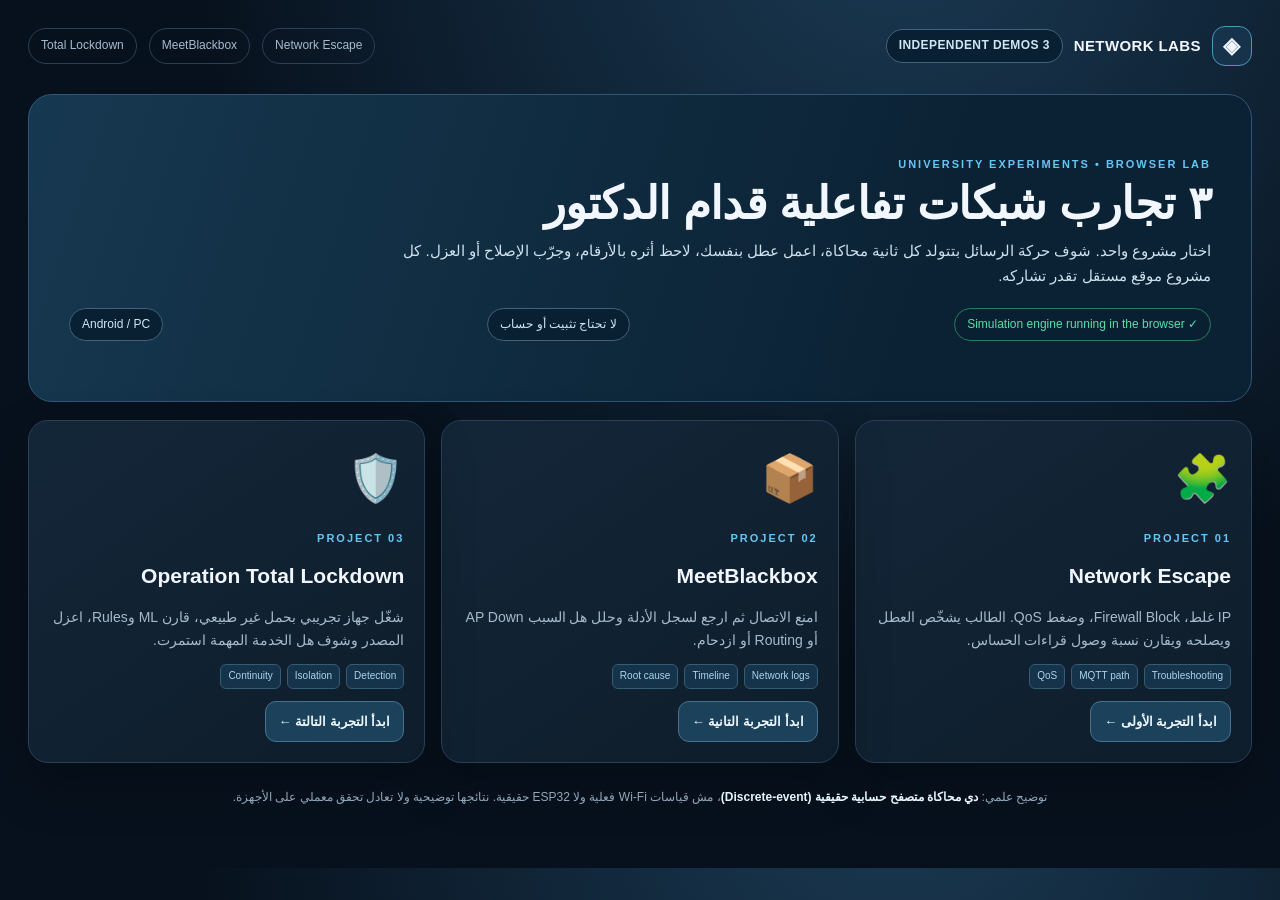
<file: index.html>
<!doctype html><html lang="ar" dir="rtl"><head><meta charset="utf-8"><meta name="viewport" content="width=device-width,initial-scale=1"><meta name="theme-color" content="#07111d"><title>Network Labs — 3 Interactive Browser Experiments</title><link rel="stylesheet" href="main.css"></head><body><div class="wrap"><nav class="nav"><div class="brand"><span class="logo">◈</span> NETWORK LABS <span class="pill">3 INDEPENDENT DEMOS</span></div><div class="navlinks"><a href="network-escape/">Network Escape</a><a href="meetblackbox/">MeetBlackbox</a><a href="total-lockdown/">Total Lockdown</a></div></nav><section class="hero homehero"><div class="eyebrow">UNIVERSITY EXPERIMENTS • BROWSER LAB</div><h1>٣ تجارب شبكات تفاعلية قدام الدكتور</h1><p>اختار مشروع واحد. شوف حركة الرسائل بتتولد كل ثانية محاكاة، اعمل عطل بنفسك، لاحظ أثره بالأرقام، وجرّب الإصلاح أو العزل. كل مشروع موقع مستقل تقدر تشاركه.</p><div class="row hero-bottom"><span class="pill good">✓ Simulation engine running in the browser</span><span class="pill">لا تحتاج تثبيت أو حساب</span><span class="pill">Android / PC</span></div></section><div class="homegrid"><article class="panel project"><div class="icon">🧩</div><span class="eyebrow">PROJECT 01</span><h2>Network Escape</h2><p>IP غلط، Firewall Block، وضغط QoS. الطالب يشخّص العطل ويصلحه ويقارن نسبة وصول قراءات الحساس.</p><div class="badgelist"><span class="flag">Troubleshooting</span><span class="flag">MQTT path</span><span class="flag">QoS</span></div><a class="btn" href="network-escape/">ابدأ التجربة الأولى ←</a></article><article class="panel project"><div class="icon">📦</div><span class="eyebrow">PROJECT 02</span><h2>MeetBlackbox</h2><p>امنع الاتصال ثم ارجع لسجل الأدلة وحلل هل السبب AP Down أو Routing أو ازدحام.</p><div class="badgelist"><span class="flag">Network logs</span><span class="flag">Timeline</span><span class="flag">Root cause</span></div><a class="btn" href="meetblackbox/">ابدأ التجربة التانية ←</a></article><article class="panel project"><div class="icon">🛡️</div><span class="eyebrow">PROJECT 03</span><h2>Operation Total Lockdown</h2><p>شغّل جهاز تجريبي بحمل غير طبيعي، قارن ML وRules، اعزل المصدر وشوف هل الخدمة المهمة استمرت.</p><div class="badgelist"><span class="flag">Detection</span><span class="flag">Isolation</span><span class="flag">Continuity</span></div><a class="btn" href="total-lockdown/">ابدأ التجربة التالتة ←</a></article></div><footer class="footer">توضيح علمي: <strong>دي محاكاة متصفح حسابية حقيقية (Discrete-event)</strong>، مش قياسات Wi‑Fi فعلية ولا ESP32 حقيقية. نتائجها توضيحية ولا تعادل تحقق معملي على الأجهزة.</footer></div></body></html>
</file>
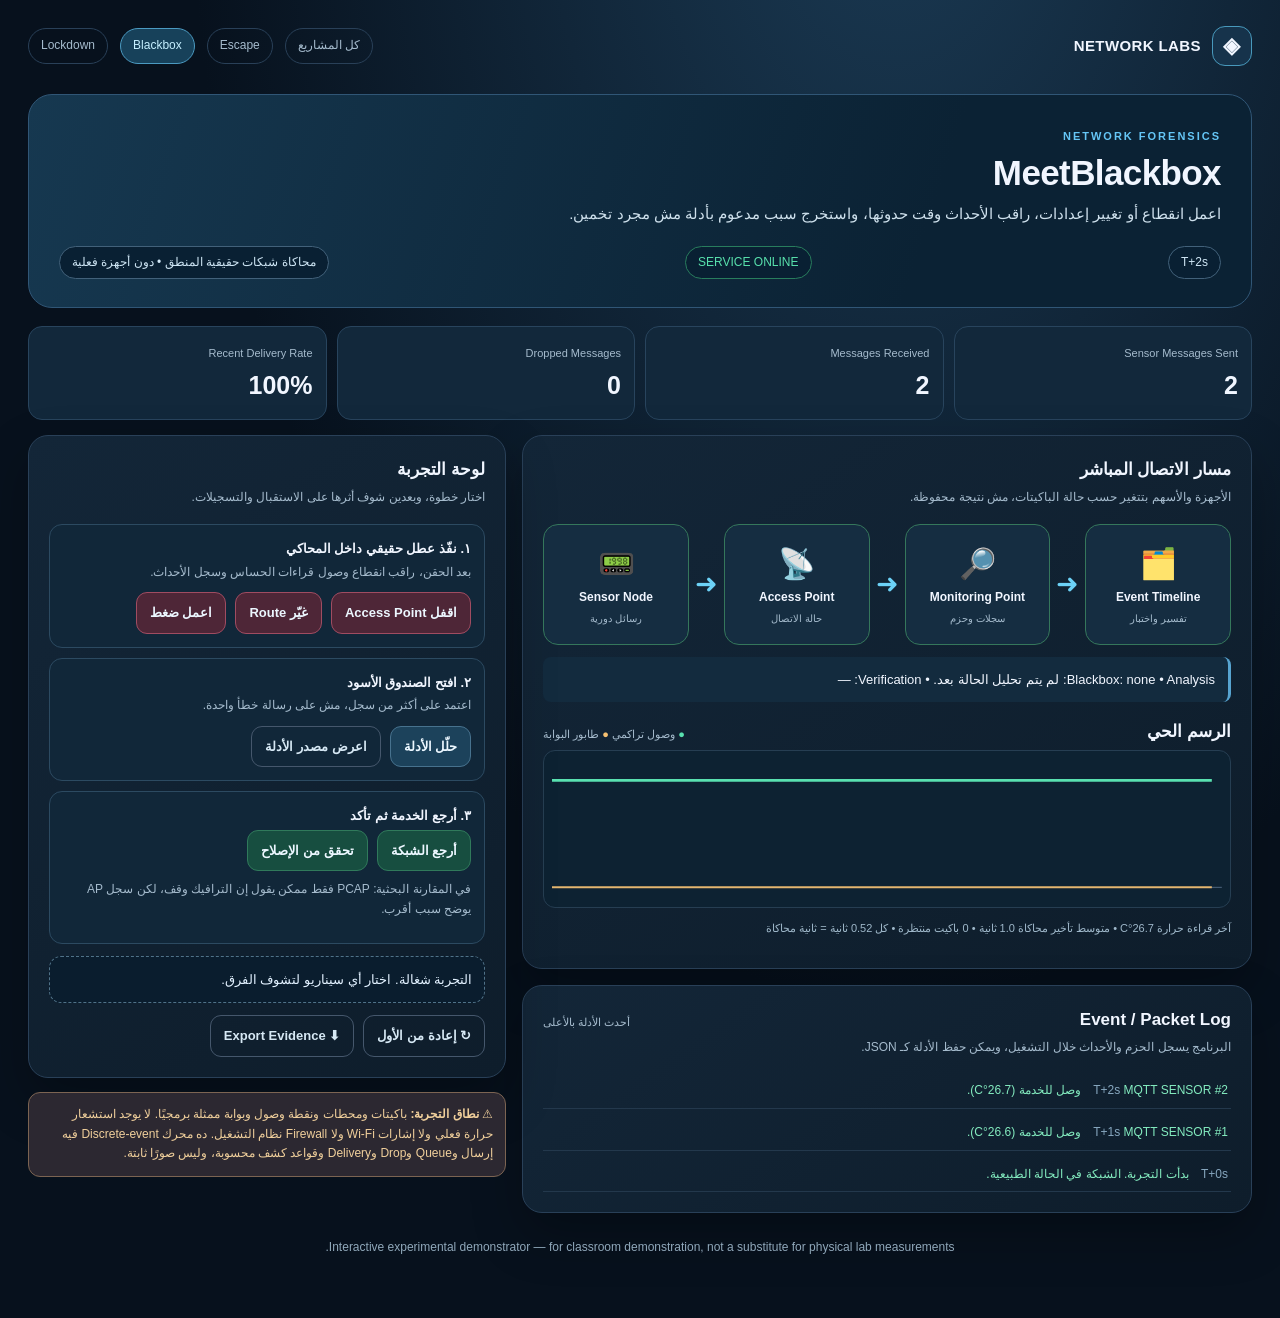
<file: meetblackbox/index.html>
<!doctype html><html lang="ar" dir="rtl"><head><meta charset="utf-8"><meta name="viewport" content="width=device-width,initial-scale=1"><meta name="theme-color" content="#07111d"><link rel="stylesheet" href="../main.css"><title>Interactive Network Experiment</title></head><body data-project="blackbox"><div class="wrap"><nav class="nav"><a class="brand" href="../"><span class="logo">◈</span> NETWORK LABS</a><div class="navlinks"><a href="../">كل المشاريع</a><a href="../network-escape/" class="">Escape</a><a href="../meetblackbox/" class="active">Blackbox</a><a href="../total-lockdown/" class="">Lockdown</a></div></nav><section class="hero"><span class="eyebrow" id="tag"></span><h1 id="page-title"></h1><p id="description"></p><div class="row hero-bottom"><span class="pill" id="clock">T+0s</span><span class="pill good" id="status">SERVICE ONLINE</span><span class="pill">محاكاة شبكات حقيقية المنطق • دون أجهزة فعلية</span></div></section><div class="metric-row"><div class="metric"><span>Sensor Messages Sent</span><b id="sent">0</b></div><div class="metric"><span>Messages Received</span><b id="delivered">0</b></div><div class="metric"><span>Dropped Messages</span><b id="drop">0</b></div><div class="metric"><span>Recent Delivery Rate</span><b id="delivery">100%</b></div></div><main class="grid"><div><section class="panel"><h2>مسار الاتصال المباشر</h2><p class="sub">الأجهزة والأسهم بتتغير حسب حالة الباكيتات، مش نتيجة محفوظة.</p><div class="topology" id="topology"></div><div class="lead" id="specific"></div><div class="layout-section"><div class="status-line"><h2>الرسم الحي</h2><span class="tiny"><span style="color:#59e1b0">●</span> وصول تراكمي <span style="color:#f6c071">●</span> طابور البوابة</span></div><div class="chartbox" id="chart"></div><p class="note" id="live-note"></p></div></section><section class="panel layout-section"><div class="status-line"><h2>Event / Packet Log</h2><span class="tiny">أحدث الأدلة بالأعلى</span></div><p class="sub">البرنامج يسجل الحزم والأحداث خلال التشغيل، ويمكن حفظ الأدلة كـ JSON.</p><div class="log" id="events" aria-live="polite"></div></section></div><aside><section class="panel"><h2>لوحة التجربة</h2><p class="sub">اختار خطوة، وبعدين شوف أثرها على الاستقبال والتسجيلات.</p><div class="controls" id="controls"></div><div class="readout" id="readout" aria-live="polite">التجربة شغالة. اختار أي سيناريو لتشوف الفرق.</div><div class="toolbar"><button class="btn ghost" id="reset">↻ إعادة من الأول</button><button class="btn ghost" id="export">⬇ Export Evidence</button></div></section><div class="hint" style="margin-top:14px">⚠ <strong>نطاق التجربة:</strong> باكيتات ومحطات ونقطة وصول وبوابة ممثلة برمجيًا. لا يوجد استشعار حرارة فعلي ولا إشارات Wi‑Fi ولا Firewall نظام التشغيل. ده محرك Discrete-event فيه إرسال وQueue وDrop وDelivery وقواعد كشف محسوبة، وليس صورًا ثابتة.</div></aside></main><footer class="footer">Interactive experimental demonstrator — for classroom demonstration, not a substitute for physical lab measurements.</footer></div><script src="../main.js"></script></body></html>
</file>
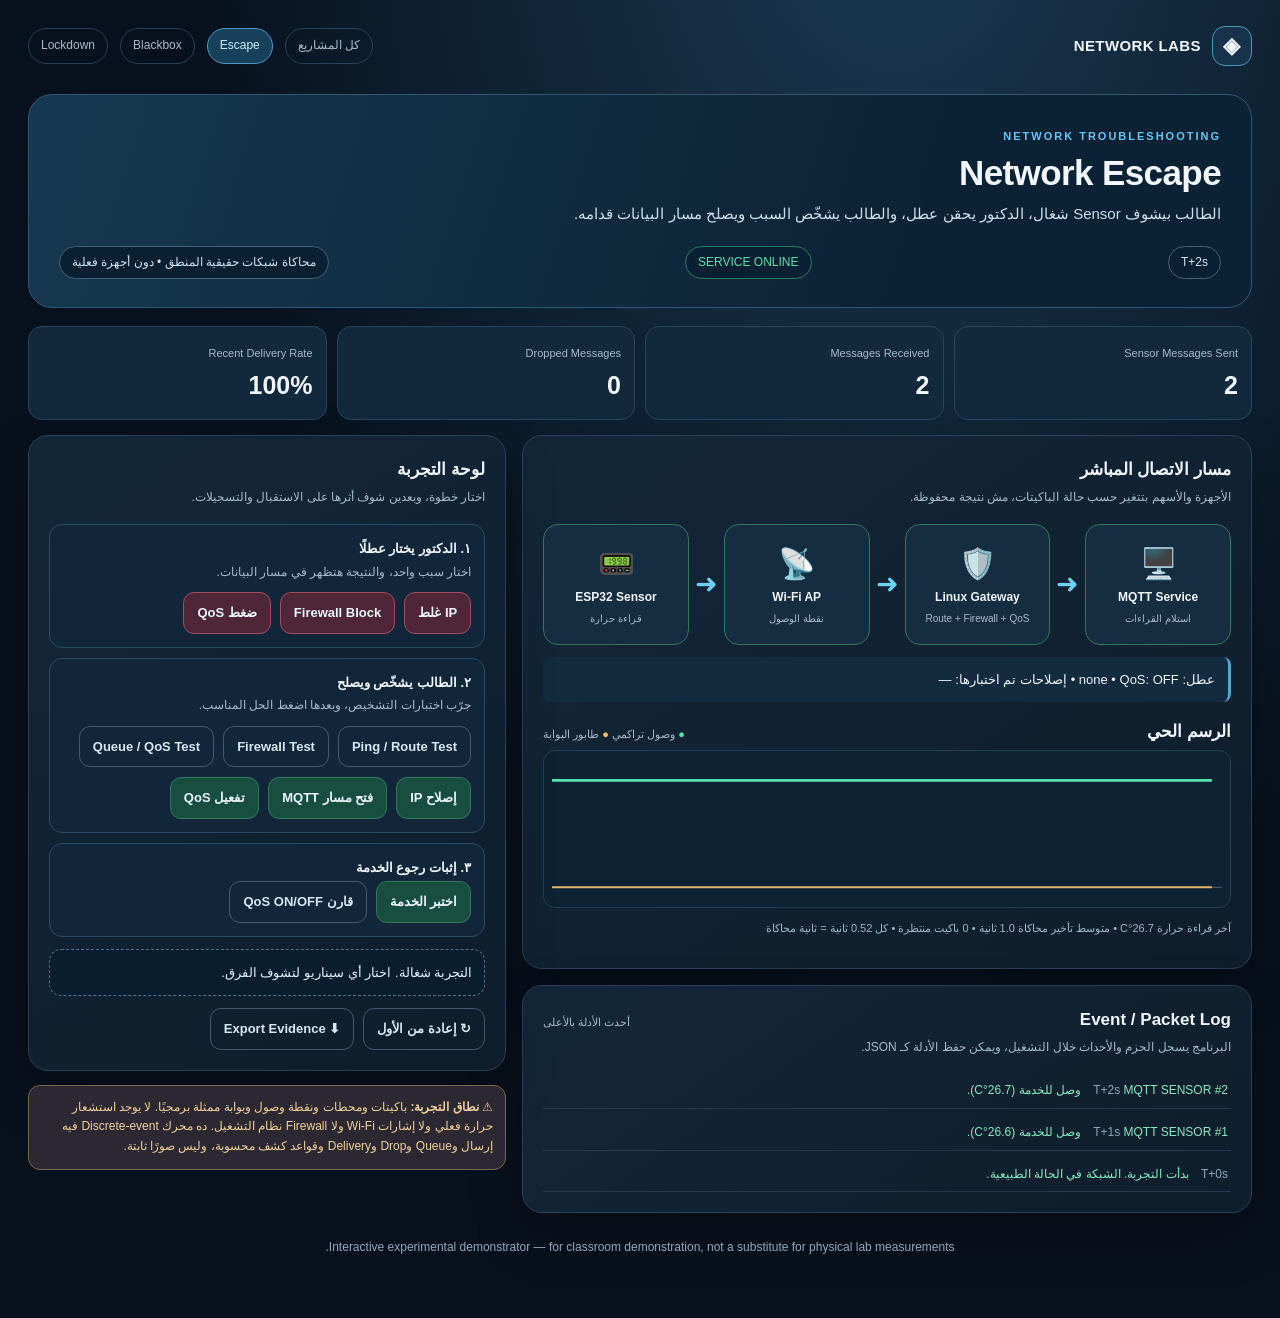
<file: network-escape/index.html>
<!doctype html><html lang="ar" dir="rtl"><head><meta charset="utf-8"><meta name="viewport" content="width=device-width,initial-scale=1"><meta name="theme-color" content="#07111d"><link rel="stylesheet" href="../main.css"><title>Interactive Network Experiment</title></head><body data-project="escape"><div class="wrap"><nav class="nav"><a class="brand" href="../"><span class="logo">◈</span> NETWORK LABS</a><div class="navlinks"><a href="../">كل المشاريع</a><a href="../network-escape/" class="active">Escape</a><a href="../meetblackbox/" class="">Blackbox</a><a href="../total-lockdown/" class="">Lockdown</a></div></nav><section class="hero"><span class="eyebrow" id="tag"></span><h1 id="page-title"></h1><p id="description"></p><div class="row hero-bottom"><span class="pill" id="clock">T+0s</span><span class="pill good" id="status">SERVICE ONLINE</span><span class="pill">محاكاة شبكات حقيقية المنطق • دون أجهزة فعلية</span></div></section><div class="metric-row"><div class="metric"><span>Sensor Messages Sent</span><b id="sent">0</b></div><div class="metric"><span>Messages Received</span><b id="delivered">0</b></div><div class="metric"><span>Dropped Messages</span><b id="drop">0</b></div><div class="metric"><span>Recent Delivery Rate</span><b id="delivery">100%</b></div></div><main class="grid"><div><section class="panel"><h2>مسار الاتصال المباشر</h2><p class="sub">الأجهزة والأسهم بتتغير حسب حالة الباكيتات، مش نتيجة محفوظة.</p><div class="topology" id="topology"></div><div class="lead" id="specific"></div><div class="layout-section"><div class="status-line"><h2>الرسم الحي</h2><span class="tiny"><span style="color:#59e1b0">●</span> وصول تراكمي <span style="color:#f6c071">●</span> طابور البوابة</span></div><div class="chartbox" id="chart"></div><p class="note" id="live-note"></p></div></section><section class="panel layout-section"><div class="status-line"><h2>Event / Packet Log</h2><span class="tiny">أحدث الأدلة بالأعلى</span></div><p class="sub">البرنامج يسجل الحزم والأحداث خلال التشغيل، ويمكن حفظ الأدلة كـ JSON.</p><div class="log" id="events" aria-live="polite"></div></section></div><aside><section class="panel"><h2>لوحة التجربة</h2><p class="sub">اختار خطوة، وبعدين شوف أثرها على الاستقبال والتسجيلات.</p><div class="controls" id="controls"></div><div class="readout" id="readout" aria-live="polite">التجربة شغالة. اختار أي سيناريو لتشوف الفرق.</div><div class="toolbar"><button class="btn ghost" id="reset">↻ إعادة من الأول</button><button class="btn ghost" id="export">⬇ Export Evidence</button></div></section><div class="hint" style="margin-top:14px">⚠ <strong>نطاق التجربة:</strong> باكيتات ومحطات ونقطة وصول وبوابة ممثلة برمجيًا. لا يوجد استشعار حرارة فعلي ولا إشارات Wi‑Fi ولا Firewall نظام التشغيل. ده محرك Discrete-event فيه إرسال وQueue وDrop وDelivery وقواعد كشف محسوبة، وليس صورًا ثابتة.</div></aside></main><footer class="footer">Interactive experimental demonstrator — for classroom demonstration, not a substitute for physical lab measurements.</footer></div><script src="../main.js"></script></body></html>
</file>
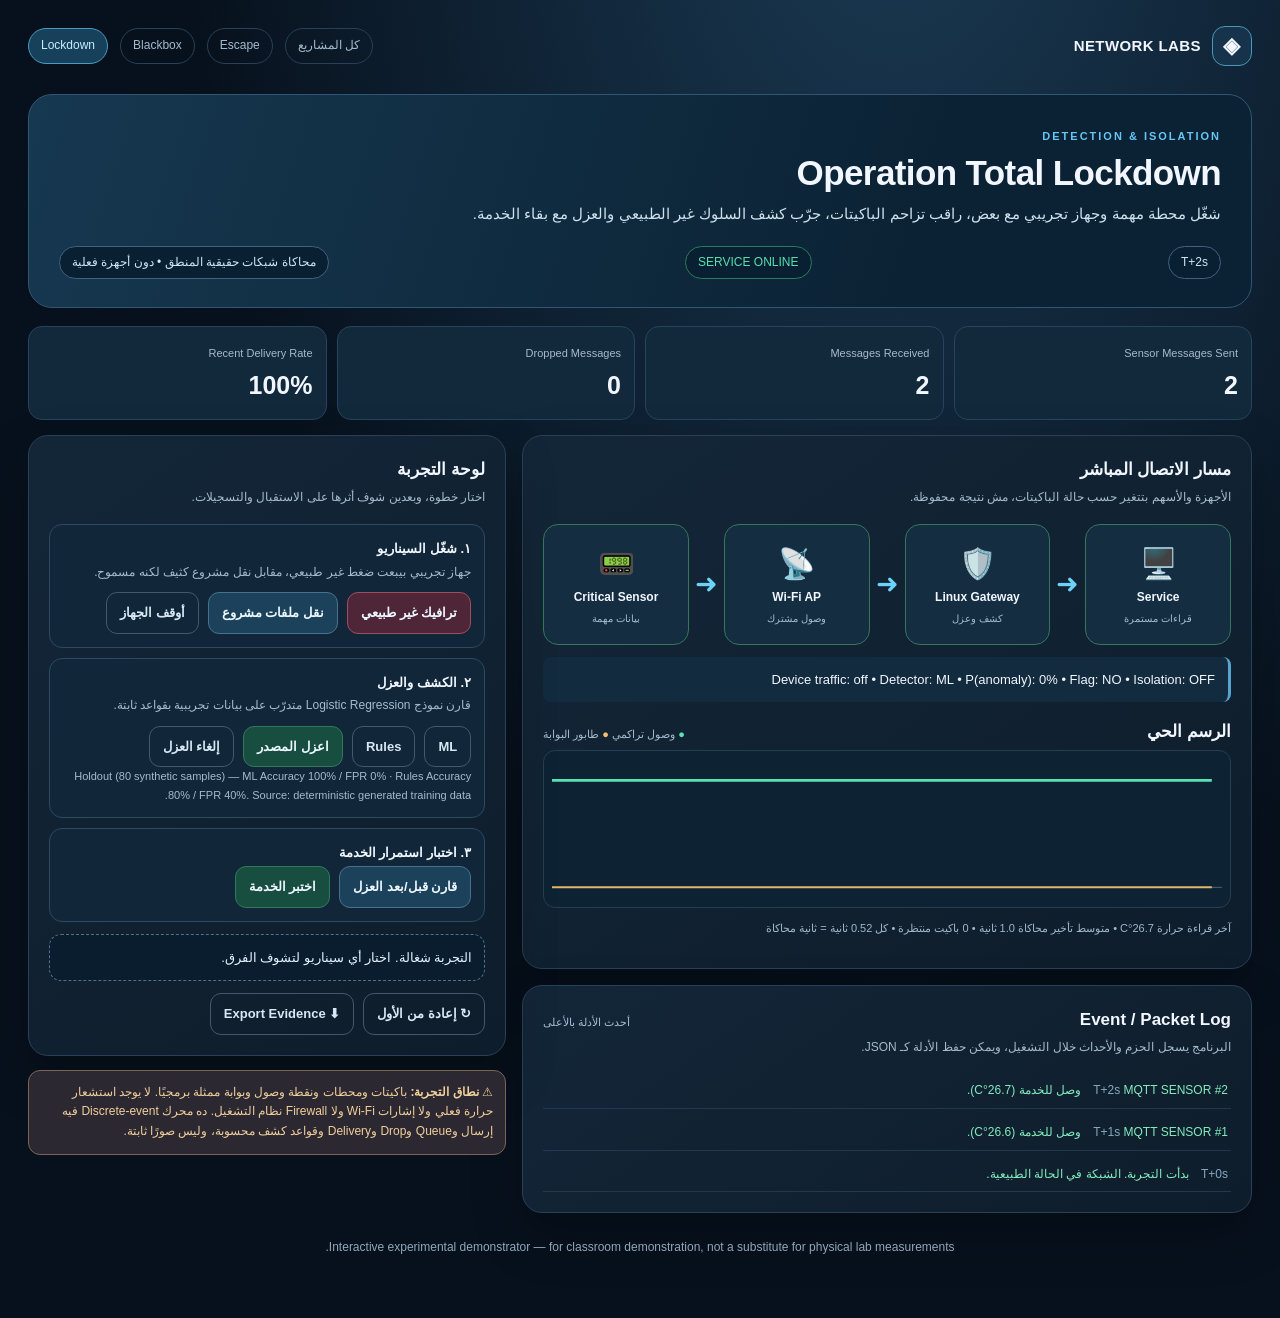
<file: total-lockdown/index.html>
<!doctype html><html lang="ar" dir="rtl"><head><meta charset="utf-8"><meta name="viewport" content="width=device-width,initial-scale=1"><meta name="theme-color" content="#07111d"><link rel="stylesheet" href="../main.css"><title>Interactive Network Experiment</title></head><body data-project="lockdown"><div class="wrap"><nav class="nav"><a class="brand" href="../"><span class="logo">◈</span> NETWORK LABS</a><div class="navlinks"><a href="../">كل المشاريع</a><a href="../network-escape/" class="">Escape</a><a href="../meetblackbox/" class="">Blackbox</a><a href="../total-lockdown/" class="active">Lockdown</a></div></nav><section class="hero"><span class="eyebrow" id="tag"></span><h1 id="page-title"></h1><p id="description"></p><div class="row hero-bottom"><span class="pill" id="clock">T+0s</span><span class="pill good" id="status">SERVICE ONLINE</span><span class="pill">محاكاة شبكات حقيقية المنطق • دون أجهزة فعلية</span></div></section><div class="metric-row"><div class="metric"><span>Sensor Messages Sent</span><b id="sent">0</b></div><div class="metric"><span>Messages Received</span><b id="delivered">0</b></div><div class="metric"><span>Dropped Messages</span><b id="drop">0</b></div><div class="metric"><span>Recent Delivery Rate</span><b id="delivery">100%</b></div></div><main class="grid"><div><section class="panel"><h2>مسار الاتصال المباشر</h2><p class="sub">الأجهزة والأسهم بتتغير حسب حالة الباكيتات، مش نتيجة محفوظة.</p><div class="topology" id="topology"></div><div class="lead" id="specific"></div><div class="layout-section"><div class="status-line"><h2>الرسم الحي</h2><span class="tiny"><span style="color:#59e1b0">●</span> وصول تراكمي <span style="color:#f6c071">●</span> طابور البوابة</span></div><div class="chartbox" id="chart"></div><p class="note" id="live-note"></p></div></section><section class="panel layout-section"><div class="status-line"><h2>Event / Packet Log</h2><span class="tiny">أحدث الأدلة بالأعلى</span></div><p class="sub">البرنامج يسجل الحزم والأحداث خلال التشغيل، ويمكن حفظ الأدلة كـ JSON.</p><div class="log" id="events" aria-live="polite"></div></section></div><aside><section class="panel"><h2>لوحة التجربة</h2><p class="sub">اختار خطوة، وبعدين شوف أثرها على الاستقبال والتسجيلات.</p><div class="controls" id="controls"></div><div class="readout" id="readout" aria-live="polite">التجربة شغالة. اختار أي سيناريو لتشوف الفرق.</div><div class="toolbar"><button class="btn ghost" id="reset">↻ إعادة من الأول</button><button class="btn ghost" id="export">⬇ Export Evidence</button></div></section><div class="hint" style="margin-top:14px">⚠ <strong>نطاق التجربة:</strong> باكيتات ومحطات ونقطة وصول وبوابة ممثلة برمجيًا. لا يوجد استشعار حرارة فعلي ولا إشارات Wi‑Fi ولا Firewall نظام التشغيل. ده محرك Discrete-event فيه إرسال وQueue وDrop وDelivery وقواعد كشف محسوبة، وليس صورًا ثابتة.</div></aside></main><footer class="footer">Interactive experimental demonstrator — for classroom demonstration, not a substitute for physical lab measurements.</footer></div><script src="../main.js"></script></body></html>
</file>
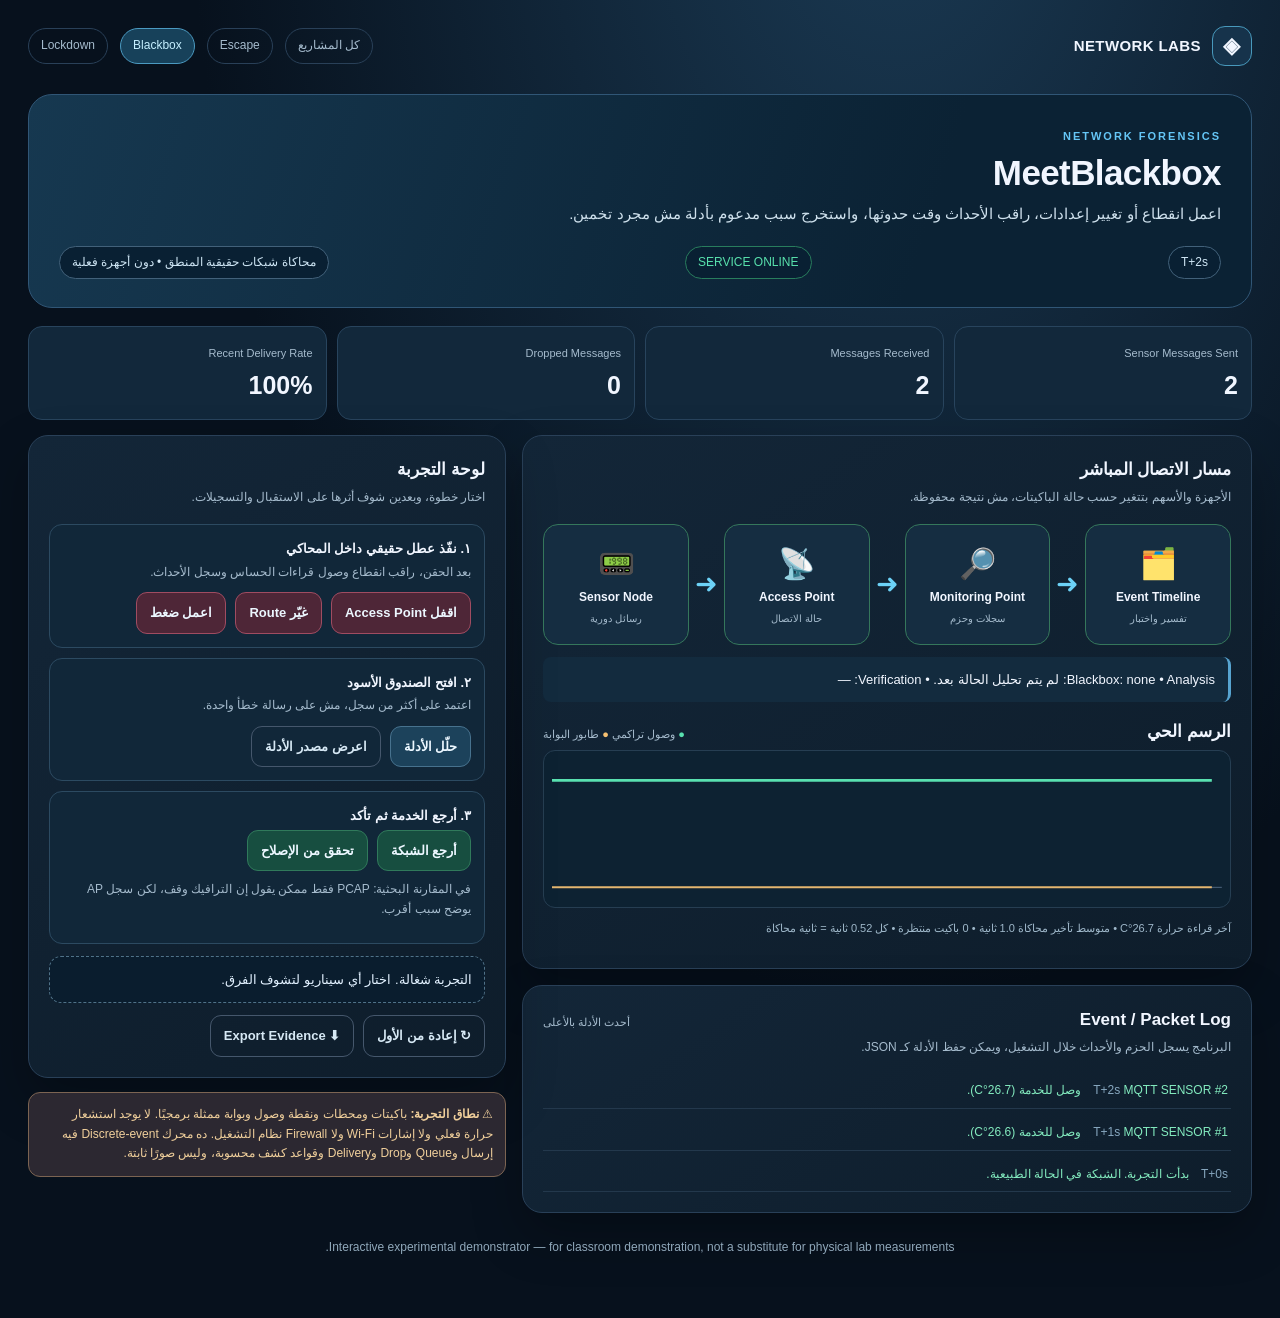
<file: MeetBlackbox-Live.html>
<!doctype html><html lang="ar" dir="rtl"><head><meta charset="utf-8"><meta name="viewport" content="width=device-width,initial-scale=1"><meta name="theme-color" content="#07111d"><style>:root{--bg:#07111d;--panel:#101e2d;--panel2:#142639;--line:#294058;--text:#f1f6ff;--muted:#a5bbcd;--accent:#65c6f6;--good:#58e0ac;--bad:#ff7489;--warn:#f4c572;--shadow:0 22px 50px #0004}*{box-sizing:border-box}body{margin:0;background:radial-gradient(ellipse at 70% -15%,#1b3b55 0%,#07111d 56%);color:var(--text);font:15px/1.65 'Segoe UI',Tahoma,Arial,sans-serif}button,select{font:inherit}button{cursor:pointer}a{color:inherit;text-decoration:none}a:hover{color:var(--accent)}.wrap{max-width:1300px;margin:auto;padding:26px 28px 60px}.nav{display:flex;align-items:center;justify-content:space-between;gap:16px;margin-bottom:28px;flex-wrap:wrap}.brand{display:flex;align-items:center;gap:11px;font-weight:900;letter-spacing:.4px}.logo{width:40px;height:40px;display:grid;place-items:center;border:1px solid #4899bc;background:#16334b;border-radius:13px;font-size:22px}.navlinks{display:flex;gap:12px;flex-wrap:wrap}.navlinks a{font-size:12px;border:1px solid var(--line);border-radius:40px;padding:7px 12px;color:var(--muted)}.navlinks a.active{color:#c5efff;border-color:#4b9ac1;background:#17415a}.hero{border:1px solid #305676;background:linear-gradient(108deg,#163850,#0b2234 73%);padding:28px 30px;border-radius:24px;margin-bottom:18px}.eyebrow{font-size:11px;letter-spacing:2px;color:var(--accent);font-weight:900;text-transform:uppercase}.hero h1{font-size:35px;letter-spacing:-.6px;direction:ltr;text-align:right;line-height:1.2;margin:4px 0 8px}.hero p{margin:0;color:#cee0ec;max-width:830px;font-size:15px}.row{display:flex;gap:12px;align-items:center;flex-wrap:wrap}.hero-bottom{margin-top:19px;justify-content:space-between}.pill{border:1px solid #42617a;border-radius:100px;padding:6px 12px;background:#092033;color:#cfe6f5;font-size:12px}.pill.good{border-color:#287d5d;color:var(--good)}.pill.bad{border-color:#974656;color:var(--bad)}.pill.warn{border-color:#987639;color:var(--warn)}.grid{display:grid;grid-template-columns:1.45fr .95fr;gap:16px}.panel{background:linear-gradient(145deg,#132638,#0e1d2b);border:1px solid var(--line);border-radius:20px;box-shadow:var(--shadow);padding:20px;min-width:0}.panel h2{font-size:17px;margin:0 0 4px}.sub{font-size:12px;color:var(--muted);margin:0 0 16px}.toolbar{display:flex;gap:9px;flex-wrap:wrap}.btn{border:1px solid #47728e;background:#1c425b;border-radius:11px;padding:9px 13px;color:#ecf7ff;font-weight:700;font-size:13px;transition:.15s}.btn:hover{background:#265d7e;transform:translateY(-1px)}.btn.red{border-color:#a04c61;background:#4e2637}.btn.green{border-color:#307a5b;background:#174e40}.btn.ghost{background:transparent;border-color:#45576c;color:#d6e8f4}.btn:disabled{opacity:.45;cursor:not-allowed}.metric-row{display:grid;grid-template-columns:repeat(4,minmax(0,1fr));gap:10px;margin:15px 0}.metric{background:#12283b;border:1px solid #28445d;border-radius:14px;padding:13px}.metric b{display:block;direction:ltr;text-align:right;font-size:25px;font-variant-numeric:tabular-nums}.metric span{font-size:11px;color:var(--muted)}.layout-section{margin-top:16px}.topology{display:flex;align-items:stretch;gap:3px;direction:ltr;justify-content:space-between}.device{flex:1;min-width:0;text-align:center;background:#152d41;border:1px solid #37536b;border-radius:15px;padding:14px 7px;position:relative;transition:background .2s,border .2s}.device .symbol{font-size:30px}.device strong{display:block;font-size:12px;line-height:1.35}.device small{font-size:10px;color:var(--muted)}.device.good{border-color:#35775b}.device.down{border-color:#ae4b5c;background:#432736}.device.warn{border-color:#a27b44;background:#423527}.connector{flex:0 0 29px;display:grid;place-items:center;color:#6cd2f7;font-size:27px}.connector.off{color:var(--bad)}.lead{margin-top:12px;padding:12px 13px;border-right:3px solid #57a4d0;background:#132b3e;border-radius:8px;font-size:13px}.controls{display:grid;gap:10px}.control-card{padding:13px;background:#112739;border:1px solid #2c4a61;border-radius:13px}.control-card strong{display:block;margin-bottom:3px;font-size:13px}.control-card p{font-size:12px;color:var(--muted);margin:0 0 10px}.hint{background:#2c2831;border:1px solid #7c6452;border-radius:12px;color:#f0cf9b;padding:12px;font-size:12px}.readout{margin:12px 0;padding:12px;border:1px dashed #507288;border-radius:12px;background:#0a1d2e;color:#e2f1ff;min-height:46px;font-size:13px}.log{max-height:286px;overflow-y:auto;display:flex;flex-direction:column;gap:7px}.event{border-bottom:1px solid #23384c;padding:7px 3px;font-size:12px}.event time{color:#87a7bf;margin-left:9px;font-variant-numeric:tabular-nums}.event.warn{color:#ffcd80}.event.bad{color:#ff9cad}.event.good{color:#83ebbf}.event.info{color:#ccdfec}.chartbox{height:158px;border:1px solid #263e52;border-radius:12px;background:#0d2232;overflow:hidden;padding:8px}.chartbox svg{width:100%;height:100%}.note{font-size:11px;color:#9fb8ca}.select{padding:9px;background:#0c2032;border:1px solid #38617a;border-radius:9px;color:var(--text)}.tiny{font-size:11px;color:var(--muted)}.report{background:#112c37;border:1px solid #2d756a;border-radius:12px;padding:12px;margin-top:12px;font-size:12px;white-space:pre-wrap}.status-line{display:flex;gap:8px;align-items:center;justify-content:space-between;flex-wrap:wrap}.footer{margin-top:25px;text-align:center;color:#90a8ba;font-size:12px}.footer strong{color:#e5f6ff}.homehero{padding:60px 40px}.homehero h1{font-size:45px}.homegrid{display:grid;grid-template-columns:repeat(3,1fr);gap:16px;margin-top:18px}.project{min-height:290px;display:flex;flex-direction:column;gap:12px}.project .icon{font-size:46px}.project h2{font-size:21px;direction:ltr;text-align:right;margin:0}.project p{font-size:14px;color:var(--muted);margin:0}.project .btn{margin-top:auto;align-self:start}.badgelist{display:flex;gap:6px;flex-wrap:wrap}.flag{font-size:10px;background:#15334a;border:1px solid #355c75;border-radius:6px;padding:3px 7px;color:#acd4ef}@media(max-width:1000px){.grid{grid-template-columns:1fr}.homegrid{grid-template-columns:1fr}.metric-row{grid-template-columns:repeat(2,1fr)}}@media(max-width:600px){.wrap{padding:14px 12px 40px}.hero{padding:20px}.hero h1{font-size:25px}.homehero h1{font-size:29px}.homehero{padding:26px}.panel{padding:14px}.device .symbol{font-size:23px}.device strong{font-size:10px}.device small{font-size:9px}.connector{flex-basis:16px;font-size:19px}.metric b{font-size:20px}.btn{padding:8px 10px}}
</style><title>Interactive Network Experiment</title></head><body data-project="blackbox"><div class="wrap"><nav class="nav"><a class="brand" href="../"><span class="logo">◈</span> NETWORK LABS</a><div class="navlinks"><a href="../">كل المشاريع</a><a href="../network-escape/" class="">Escape</a><a href="../meetblackbox/" class="active">Blackbox</a><a href="../total-lockdown/" class="">Lockdown</a></div></nav><section class="hero"><span class="eyebrow" id="tag"></span><h1 id="page-title"></h1><p id="description"></p><div class="row hero-bottom"><span class="pill" id="clock">T+0s</span><span class="pill good" id="status">SERVICE ONLINE</span><span class="pill">محاكاة شبكات حقيقية المنطق • دون أجهزة فعلية</span></div></section><div class="metric-row"><div class="metric"><span>Sensor Messages Sent</span><b id="sent">0</b></div><div class="metric"><span>Messages Received</span><b id="delivered">0</b></div><div class="metric"><span>Dropped Messages</span><b id="drop">0</b></div><div class="metric"><span>Recent Delivery Rate</span><b id="delivery">100%</b></div></div><main class="grid"><div><section class="panel"><h2>مسار الاتصال المباشر</h2><p class="sub">الأجهزة والأسهم بتتغير حسب حالة الباكيتات، مش نتيجة محفوظة.</p><div class="topology" id="topology"></div><div class="lead" id="specific"></div><div class="layout-section"><div class="status-line"><h2>الرسم الحي</h2><span class="tiny"><span style="color:#59e1b0">●</span> وصول تراكمي <span style="color:#f6c071">●</span> طابور البوابة</span></div><div class="chartbox" id="chart"></div><p class="note" id="live-note"></p></div></section><section class="panel layout-section"><div class="status-line"><h2>Event / Packet Log</h2><span class="tiny">أحدث الأدلة بالأعلى</span></div><p class="sub">البرنامج يسجل الحزم والأحداث خلال التشغيل، ويمكن حفظ الأدلة كـ JSON.</p><div class="log" id="events" aria-live="polite"></div></section></div><aside><section class="panel"><h2>لوحة التجربة</h2><p class="sub">اختار خطوة، وبعدين شوف أثرها على الاستقبال والتسجيلات.</p><div class="controls" id="controls"></div><div class="readout" id="readout" aria-live="polite">التجربة شغالة. اختار أي سيناريو لتشوف الفرق.</div><div class="toolbar"><button class="btn ghost" id="reset">↻ إعادة من الأول</button><button class="btn ghost" id="export">⬇ Export Evidence</button></div></section><div class="hint" style="margin-top:14px">⚠ <strong>نطاق التجربة:</strong> باكيتات ومحطات ونقطة وصول وبوابة ممثلة برمجيًا. لا يوجد استشعار حرارة فعلي ولا إشارات Wi‑Fi ولا Firewall نظام التشغيل. ده محرك Discrete-event فيه إرسال وQueue وDrop وDelivery وقواعد كشف محسوبة، وليس صورًا ثابتة.</div></aside></main><footer class="footer">Interactive experimental demonstrator — for classroom demonstration, not a substitute for physical lab measurements.</footer></div><script>/* Reproducible, discrete-event network simulator. No physical network hardware is claimed. */
'use strict';
const $=id=>document.getElementById(id),fmt=n=>Number(n).toFixed(0),esc=s=>String(s).replace(/[&<>"']/g,c=>({'&':'&amp;','<':'&lt;','>':'&gt;','"':'&quot;',"'":'&#39;'}[c]));
const PROJECT={
 escape:{title:'Network Escape',tag:'NETWORK TROUBLESHOOTING',intro:'الطالب بيشوف Sensor شغال، الدكتور يحقن عطل، والطالب يشخّص السبب ويصلح مسار البيانات قدامه.',nodes:[['📟','ESP32 Sensor','قراءة حرارة'],['📡','Wi-Fi AP','نقطة الوصول'],['🛡️','Linux Gateway','Route + Firewall + QoS'],['🖥️','MQTT Service','استلام القراءات']]},
 blackbox:{title:'MeetBlackbox',tag:'NETWORK FORENSICS',intro:'اعمل انقطاع أو تغيير إعدادات، راقب الأحداث وقت حدوثها، واستخرج سبب مدعوم بأدلة مش مجرد تخمين.',nodes:[['📟','Sensor Node','رسائل دورية'],['📡','Access Point','حالة الاتصال'],['🔎','Monitoring Point','سجلات وحزم'],['🗂️','Event Timeline','تفسير واختبار']]},
 lockdown:{title:'Operation Total Lockdown',tag:'DETECTION & ISOLATION',intro:'شغّل محطة مهمة وجهاز تجريبي مع بعض، راقب تزاحم الباكيتات، جرّب كشف السلوك غير الطبيعي والعزل مع بقاء الخدمة.',nodes:[['📟','Critical Sensor','بيانات مهمة'],['📡','Wi-Fi AP','وصول مشترك'],['🛡️','Linux Gateway','كشف وعزل'],['🖥️','Service','قراءات مستمرة']]}
};
class PRNG{constructor(seed=487){this.seed=seed>>>0} next(){this.seed=(1664525*this.seed+1013904223)>>>0;return this.seed/4294967296}}
function trainModel(){const rng=new PRNG(79),samples=[];for(let i=0;i<320;i++){const bad=i%2===1,rate=bad?7+rng.next()*9:2+rng.next()*11,unexpected=bad?.20+rng.next()*.35:rng.next()*.035;samples.push({x:[rate/16,unexpected*3],y:bad?1:0})}const train=samples.slice(0,240),test=samples.slice(240);let w=[0,0],bias=0;const sigmoid=x=>1/(1+Math.exp(-Math.max(-35,Math.min(35,x))));for(let epoch=0;epoch<900;epoch++){let g=[0,0],gb=0;for(const s of train){let diff=sigmoid(s.x[0]*w[0]+s.x[1]*w[1]+bias)-s.y;gb+=diff;g[0]+=diff*s.x[0];g[1]+=diff*s.x[1]}w=w.map((v,j)=>v-1.7*g[j]/train.length);bias-=1.7*gb/train.length}const predict=(rate,unexpected)=>sigmoid(w[0]*rate/16+w[1]*unexpected*3+bias);const stats=fn=>{let tp=0,fp=0,tn=0,fnc=0;for(const s of test){let yes=fn(s.x[0]*16,s.x[1]/3),truth=s.y===1;if(yes&&truth)tp++;else if(yes)fp++;else if(truth)fnc++;else tn++}return {fp,fn:fnc,accuracy:Math.round(100*(tp+tn)/(tp+tn+fp+fnc)),fpr:Math.round(100*fp/Math.max(1,fp+tn))}};return{predict,model:stats((r,u)=>predict(r,u)>=.5),rules:stats((r,u)=>r>7)}}
const model=trainModel();
class Lab{
 constructor(project,seed=487){this.project=project;this.random=new PRNG(seed);this.time=0;this.sent=0;this.received=0;this.dropped=0;this.bulkSent=0;this.bulkDelivered=0;this.latencies=[];this.events=[];this.recent=[];this.history=[];this.queue=[];this.lastSeen=null;this.temp=26.5;this.fault='none';this.qos=false;this.isolated=false;this.traffic='off';this.detector='ml';this.analysis='لم يتم تحليل الحالة بعد.';this.verification='';this.detected=false;this.flags=[];this.abWindow=[];this.lastAlert=null;this.log('بدأت التجربة. الشبكة في الحالة الطبيعية.','good')}
 log(message,kind='info'){this.events.unshift({t:this.time,kind,message});if(this.events.length>80)this.events.pop()}
 setFault(x){this.fault=x;this.log(x==='none'?'تمت إعادة الإعدادات إلى الوضع الصحيح.':`تم حقن عطل: ${this.faultLabel(x)}.` ,x==='none'?'good':'bad');this.verification=''}
 faultLabel(x){return({ip:'IP / Route misconfiguration',firewall:'Firewall blocks sensor traffic',congestion:'Gateway congestion',ap:'Access Point offline',route:'Invalid routing entry'}[x]||x)}
 setTraffic(x){this.traffic=x;this.isolated=false;this.abWindow=[];this.detected=false;this.log(x==='off'?'إيقاف حركة الجهاز التجريبي.':x==='abnormal'?'بدأ الجهاز التجريبي رسائل غير متوقعة وبمعدل مرتفع.':'بدأ نقل ملفات مشروع بكثافة عالية.','warn')}
 step(){this.time++;this.temp=Math.round((26.5+Math.sin(this.time/8)*.8+(this.random.next()-.5)*.3)*10)/10;this.sent++;const pkt={kind:'sensor',created:this.time,seq:this.sent};const apUp=this.fault!=='ap',routeOk=!['ip','route'].includes(this.fault),firewallOk=this.fault!=='firewall';
  if(!apUp){this.drop(pkt,'AP down')}else if(!routeOk){this.drop(pkt,'No route')}else if(!firewallOk){this.drop(pkt,'Firewall rule')}else{this.queue.push(pkt)}
  const congestion=this.fault==='congestion'||this.traffic!=='off';let bulk=congestion?(this.traffic==='off'?9:this.traffic==='normal'?9:13):0;
  for(let i=0;i<bulk;i++){const x={kind:'bulk',created:this.time,seq:++this.bulkSent};if(this.isolated&&this.traffic!=='off'){this.drop(x,'Isolated by gateway')}else if(!apUp||!routeOk){this.drop(x,'Link/route unavailable')}else{this.queue.unshift(x)}}
  const capacity=4;
  if(this.qos)this.queue.sort((a,b)=>(a.kind==='sensor'? -1:1)-(b.kind==='sensor'?-1:1)||a.created-b.created);
  for(let i=0;i<capacity&&this.queue.length;i++){let p=this.queue.shift();if(this.time-p.created>2){this.drop(p,'Expired in queue');continue}if(p.kind==='sensor'){this.received++;this.lastSeen=this.time;this.latencies.push(this.time-p.created+1);if(this.latencies.length>150)this.latencies.shift();this.log(`MQTT SENSOR #${p.seq} وصل للخدمة (${this.temp}°C).`,'good')}else this.bulkDelivered++}
  const kept=[];for(const p of this.queue){if(this.time-p.created>2)this.drop(p,'Queue timeout');else kept.push(p)}this.queue=kept;
  const rate=this.traffic==='off'?0:this.traffic==='normal'?9:13;const unexpected=this.traffic==='abnormal'?.32:this.traffic==='normal'?.014:0;this.abWindow.push({rate,unexpected});if(this.abWindow.length>3)this.abWindow.shift();const avgR=this.abWindow.reduce((a,b)=>a+b.rate,0)/this.abWindow.length;const avgU=this.abWindow.reduce((a,b)=>a+b.unexpected,0)/this.abWindow.length;this.probability=model.predict(avgR,avgU);this.detected=(this.detector==='ml'?this.probability>=.5:avgR>7)&&this.traffic!=='off';if(this.detected&&this.lastAlert!==this.traffic){this.lastAlert=this.traffic;this.log(`تنبيه ${this.detector==='ml'?'ML':'Rules'}: سلوك يستحق المراجعة (${this.traffic==='normal'?'قد يكون إنذار غلط':''}).`,'warn')}
  if(this.project==='blackbox'&&this.lastSeen!==null&&this.time-this.lastSeen===3)this.log('تنبيه: الخدمة لم تستقبل 3 رسائل متتالية.','warn');
  this.history.push({t:this.time,sent:this.sent,received:this.received,queue:this.queue.length});if(this.history.length>70)this.history.shift();this.recent.push({sent:1,delivered:this.lastSeen===this.time?1:0});if(this.recent.length>12)this.recent.shift();
 }
 drop(p,reason){if(p.kind==='sensor'){this.dropped++;if(this.time%2===0)this.log(`Sensor #${p.seq} لم يصل: ${reason}.`,'bad')} }
 diagnose(){const ev=this.events;let c='غير كافٍ لتحديد سبب مؤكد.';if(this.fault==='ap'&&ev.some(e=>e.message.includes('AP'))){c='انقطاع نقطة الوصول محتمل. السجلات تشير لتعطل AP مع انقطاع وصول القراءات.'}else if(['route','ip'].includes(this.fault)&&ev.some(e=>e.message.includes('No route'))){c='خلل توجيه محتمل: الحزم اتسقطت بسبب عدم وجود مسار.'}else if(this.fault==='congestion'&&this.queue.length>3){c='ازدحام محتمل: طابور الحزم مرتفع والقراءات بتتأخر أو بتنتهي صلاحيتها.'}else if(this.fault==='firewall'){c='منع بواسطة Firewall: اتصال الحساس وصل للبوابة لكنه اتمنع بقاعدة.'}this.analysis=c;this.log('تم تحليل السجلات المتاحة وعرض التشخيص المدعوم بالأدلة.','info')}
 verify(){const pathFixed=this.fault==='none'||(this.fault==='congestion'&&this.qos);const ok=pathFixed&&this.lastSeen!==null&&this.time-this.lastSeen<=1;this.verification=ok?'PASS — قراءات جديدة وصلت والسيرفر شغال.':'NOT YET — لازم توصل قراءة حديثة بعد الإصلاح.';this.log(`اختبار الخدمة: ${this.verification}`,ok?'good':'warn')}
 snapshot(){const recent=this.recent.slice(-10),recentSent=recent.reduce((a,b)=>a+b.sent,0),recentDelivery=recent.reduce((a,b)=>a+b.delivered,0);return {delivery:recentSent?Math.round(100*recentDelivery/recentSent):100,meanDelay:this.latencies.length?(this.latencies.reduce((a,b)=>a+b,0)/this.latencies.length).toFixed(1):'—'}}
}
let lab,interval,project=document.body.dataset.project;
function bindUI(){if(!PROJECT[project])return;lab=new Lab(project);const cfg=PROJECT[project];document.title=cfg.title+' — Live Browser Lab';$('page-title').textContent=cfg.title;$('tag').textContent=cfg.tag;$('description').textContent=cfg.intro;
 $('topology').innerHTML=cfg.nodes.map((n,i)=>`<div class="device" id="device${i}"><div class="symbol">${n[0]}</div><strong>${esc(n[1])}</strong><small>${esc(n[2])}</small></div>${i<3?`<div class="connector" id="link${i}">➜</div>`:''}`).join('');
 const control=$('controls');if(project==='escape')control.innerHTML=`<div class="control-card"><strong>١. الدكتور يختار عطلًا</strong><p>اختار سبب واحد، والنتيجة هتظهر في مسار البيانات.</p><div class="toolbar"><button class="btn red" data-action="fault" data-value="ip">IP غلط</button><button class="btn red" data-action="fault" data-value="firewall">Firewall Block</button><button class="btn red" data-action="fault" data-value="congestion">ضغط QoS</button></div></div><div class="control-card"><strong>٢. الطالب يشخّص ويصلح</strong><p>جرّب اختبارات التشخيص، وبعدها اضغط الحل المناسب.</p><div class="toolbar"><button class="btn ghost" data-action="ping">Ping / Route Test</button><button class="btn ghost" data-action="firewalltest">Firewall Test</button><button class="btn ghost" data-action="queue">Queue / QoS Test</button></div><div class="toolbar" style="margin-top:10px"><button class="btn green" data-action="fixip">إصلاح IP</button><button class="btn green" data-action="fixfirewall">فتح مسار MQTT</button><button class="btn green" data-action="fixqos">تفعيل QoS</button></div></div><div class="control-card"><strong>٣. إثبات رجوع الخدمة</strong><div class="toolbar"><button class="btn green" data-action="verify">اختبر الخدمة</button><button class="btn ghost" data-action="ab">قارن QoS ON/OFF</button></div></div>`;
 else if(project==='blackbox')control.innerHTML=`<div class="control-card"><strong>١. نفّذ عطل حقيقي داخل المحاكي</strong><p>بعد الحقن، راقب انقطاع وصول قراءات الحساس وسجل الأحداث.</p><div class="toolbar"><button class="btn red" data-action="fault" data-value="ap">اقفل Access Point</button><button class="btn red" data-action="fault" data-value="route">غيّر Route</button><button class="btn red" data-action="fault" data-value="congestion">اعمل ضغط</button></div></div><div class="control-card"><strong>٢. افتح الصندوق الأسود</strong><p>اعتمد على أكثر من سجل، مش على رسالة خطأ واحدة.</p><div class="toolbar"><button class="btn" data-action="diagnose">حلّل الأدلة</button><button class="btn ghost" data-action="evidence">اعرض مصدر الأدلة</button></div></div><div class="control-card"><strong>٣. أرجع الخدمة ثم تأكد</strong><div class="toolbar"><button class="btn green" data-action="repair">أرجع الشبكة</button><button class="btn green" data-action="verify">تحقق من الإصلاح</button></div><p style="margin-top:9px">في المقارنة البحثية: PCAP فقط ممكن يقول إن الترافيك وقف، لكن سجل AP يوضح سبب أقرب.</p></div>`;
 else control.innerHTML=`<div class="control-card"><strong>١. شغّل السيناريو</strong><p>جهاز تجريبي بيبعت ضغط غير طبيعي، مقابل نقل مشروع كثيف لكنه مسموح.</p><div class="toolbar"><button class="btn red" data-action="traffic" data-value="abnormal">ترافيك غير طبيعي</button><button class="btn" data-action="traffic" data-value="normal">نقل ملفات مشروع</button><button class="btn ghost" data-action="traffic" data-value="off">أوقف الجهاز</button></div></div><div class="control-card"><strong>٢. الكشف والعزل</strong><p>قارن نموذج Logistic Regression متدرّب على بيانات تجريبية بقواعد ثابتة.</p><div class="toolbar"><button class="btn ghost" data-action="model" data-value="ml">ML</button><button class="btn ghost" data-action="model" data-value="rules">Rules</button><button class="btn green" data-action="isolate">اعزل المصدر</button><button class="btn ghost" data-action="release">إلغاء العزل</button></div><div class="tiny" id="ml-stats"></div></div><div class="control-card"><strong>٣. اختبار استمرار الخدمة</strong><div class="toolbar"><button class="btn" data-action="ab">قارن قبل/بعد العزل</button><button class="btn green" data-action="verify">اختبر الخدمة</button></div></div>`;
 document.body.addEventListener('click',e=>{const b=e.target.closest('[data-action]');if(!b)return;act(b.dataset.action,b.dataset.value)});$('reset').onclick=()=>{lab=new Lab(project);$('readout').textContent='تم بدء تجربة جديدة من الصفر.';render()};$('export').onclick=exportData;interval=setInterval(()=>{lab.step();render()},520);render();}
function runScenario(init,iterations=25){const e=new Lab(project,721);init(e);for(let i=0;i<iterations;i++)e.step();return {sent:e.sent,received:e.received,delivery:Math.round(100*e.received/e.sent),dropped:e.dropped,queue:e.queue.length}};
function act(action,value){let msg='';if(action==='fault'){lab.setFault(value);msg=`انظر لتغير الاستقبال مع العطل: ${lab.faultLabel(value)}.`}if(action==='repair'){lab.setFault('none');lab.queue=[];msg='رجّعنا الشبكة. راقب وصول القراءات الجديدة ثم اختبر.'}if(action==='fixip'){if(lab.fault==='ip'){lab.setFault('none');msg='تم تعديل IP/Route بشكل صحيح.'}else msg='الإصلاح ده مش سبب العطل الحالي.'}if(action==='fixfirewall'){if(lab.fault==='firewall'){lab.setFault('none');msg='تم السماح بمسار الحساس للخدمة من غير فتح الشبكة كلها.'}else msg='الـFirewall مش هو السبب في العطل الحالي.'}if(action==='fixqos'){lab.qos=true;msg='تم إعطاء الحساس أولوية داخل طابور البوابة.'}if(action==='verify'){lab.verify();msg=lab.verification}if(action==='ping'){msg=lab.fault==='ip'||lab.fault==='route'?'FAIL: البوابة مش لاقية مسار للسيرفر.':lab.fault==='ap'?'FAIL: نقطة الوصول متوقفة.':'PASS: المسار موجود (ده مش إثبات إن MQTT شغال).'}if(action==='firewalltest'){msg=lab.fault==='firewall'?'BLOCK: سياسة البوابة بتمنع Sensor → Service.':'ALLOW: مفيش قاعدة منع للحساس.'}if(action==='queue'){msg=`Gateway queue: ${lab.queue.length} packets. QoS: ${lab.qos?'ON':'OFF'}.`;}if(action==='diagnose'){lab.diagnose();msg=lab.analysis}if(action==='evidence'){msg=`Evidence: AP ${lab.fault==='ap'?'DOWN':'UP'} | Route ${['route','ip'].includes(lab.fault)?'BAD':'OK'} | Queue ${lab.queue.length} | Sensor delivered ${lab.received}/${lab.sent}. تحديد سبب العطل يحتاج سجلات متاحة.`}if(action==='traffic'){lab.setTraffic(value);msg=value==='abnormal'?'بدأ السيناريو المخالف داخل البوابة التجريبية.':value==='normal'?'حمل مشروع كثيف لكنه مشروع. راقب الإنذارات الغلط.':'تم وقف الجهاز التجريبي.'}if(action==='model'){lab.detector=value;lab.lastAlert=null;lab.log('تغير نظام الكشف إلى '+value,'info');msg=`الكاشف الحالي: ${value.toUpperCase()}.`}if(action==='isolate'){lab.isolated=true;lab.log('بوابة التجربة بدأت إسقاط باكيتات الجهاز التجريبي فقط.','good');msg='تم عزل المصدر عند Gateway، مش على موجات Wi-Fi.'}if(action==='release'){lab.isolated=false;lab.log('تم إلغاء قاعدة العزل.','warn');msg='تم إلغاء العزل.'}if(action==='ab'){if(project==='escape'){let a=runScenario(e=>{e.setFault('congestion')},30),b=runScenario(e=>{e.setFault('congestion');e.qos=true},30);msg=`تجربة ثابتة، 30 ثانية محاكاة:\nQoS OFF: ${a.received}/${a.sent} (${a.delivery}%)\nQoS ON: ${b.received}/${b.sent} (${b.delivery}%)\nنفس Seed ومعدل الحمل؛ الفرق في ترتيب طابور الباكيتات.`}else if(project==='lockdown'){let a=runScenario(e=>{e.setTraffic('abnormal')},30),b=runScenario(e=>{e.setTraffic('abnormal');e.isolated=true},30);msg=`تجربة ثابتة، 30 ثانية محاكاة:\nبدون عزل: ${a.received}/${a.sent} (${a.delivery}%)\nبالعزل: ${b.received}/${b.sent} (${b.delivery}%)\nالمقياس وصول قراءات الخدمة، مش مقاومة تشويش الراديو.`}else msg='مصادر الأدلة مختلفة: PCAP بيوضح توقف الاتصال، وسجلات AP/Route بتساعد تفسر السبب. لقياس سرعة تشخيص الطلاب فعلًا، محتاجين مشاركين واختبار منفصل.';lab.log('تم تشغيل مقارنة أو مراجعة تجربة.','info')}
 if(msg)$('readout').textContent=msg;render()}
function chart(){const arr=lab.history;if(arr.length<2)return '';const max=Math.max(...arr.map(p=>p.queue),8);const poly=key=>arr.map((x,i)=>`${(i/(arr.length-1)*660).toFixed(1)},${(132-110*Math.min(1,(key==='queue'?x.queue/max:(x.received/(x.sent||1)))*1)).toFixed(1)}`).join(' ');return`<svg viewBox="0 0 670 144" preserveAspectRatio="none" aria-label="رسم حي لوصول القراءات وطابور البوابة"><line x1="0" y1="132" x2="670" y2="132" stroke="#4e667e"/><polyline points="${poly('delivery')}" fill="none" stroke="#59e1b0" stroke-width="3"/><polyline points="${poly('queue')}" fill="none" stroke="#f6c071" stroke-width="2" opacity=".9"/></svg>`}
function render(){if(!lab)return;const s=lab.snapshot(),status=lab.lastSeen===null||lab.time-lab.lastSeen>2?'SERVICE DOWN':'SERVICE ONLINE',healthy=status==='SERVICE ONLINE';$('clock').textContent='T+'+lab.time+'s';$('status').textContent=status;$('status').className='pill '+(healthy?'good':'bad');$('sent').textContent=lab.sent;$('delivered').textContent=lab.received;$('drop').textContent=lab.dropped;$('delivery').textContent=s.delivery+'%';$('chart').innerHTML=chart();$('live-note').textContent=`آخر قراءة حرارة ${lab.temp}°C • متوسط تأخير محاكاة ${s.meanDelay} ثانية • ${lab.queue.length} باكيت منتظرة • كل 0.52 ثانية = ثانية محاكاة`;$('events').innerHTML=lab.events.slice(0,18).map(e=>`<div class="event ${e.kind}"><time>T+${e.t}s</time> ${esc(e.message)}</div>`).join('');const badWifi=lab.fault==='ap',badRoute=['ip','route','firewall'].includes(lab.fault),stressed=lab.fault==='congestion'||lab.traffic!=='off';[0,1,2,3].forEach(i=>{$('device'+i).className='device '+(i===1&&badWifi?'down':i===2&&(badRoute||stressed)?(badRoute?'down':'warn'):i===3&&!healthy?'down':'good')});[0,1,2].forEach(i=>{$('link'+i).className='connector '+(badWifi||badRoute?'off':'')});if(project==='lockdown'){$('ml-stats').textContent=`Holdout (80 synthetic samples) — ML Accuracy ${model.model.accuracy}% / FPR ${model.model.fpr}% · Rules Accuracy ${model.rules.accuracy}% / FPR ${model.rules.fpr}%. Source: deterministic generated training data.`;$('specific').textContent=`Device traffic: ${lab.traffic} • Detector: ${lab.detector.toUpperCase()} • P(anomaly): ${Math.round((lab.probability||0)*100)}% • Flag: ${lab.detected?'YES':'NO'} • Isolation: ${lab.isolated?'ON':'OFF'}`;}else if(project==='escape')$('specific').textContent=`عطل: ${lab.faultLabel(lab.fault)} • QoS: ${lab.qos?'ON':'OFF'} • إصلاحات تم اختبارها: ${lab.verification||'—'}`;else $('specific').textContent=`Blackbox: ${lab.faultLabel(lab.fault)} • Analysis: ${lab.analysis} • Verification: ${lab.verification||'—'}`}
function exportData(){const data={title:PROJECT[project].title,model:'deterministic discrete-event browser simulation',hardwareConnected:false,simulatedSeconds:lab.time,sent:lab.sent,received:lab.received,dropped:lab.dropped,history:lab.history,events:lab.events,analysis:lab.analysis,trainingHoldout:project==='lockdown'?{ml:model.model,rules:model.rules}:undefined};const link=document.createElement('a');link.href=URL.createObjectURL(new Blob([JSON.stringify(data,null,2)],{type:'application/json'}));link.download=project+'-simulation-evidence.json';link.click();setTimeout(()=>URL.revokeObjectURL(link.href),1000)}
window.addEventListener('DOMContentLoaded',bindUI);
</script></body></html>
</file>
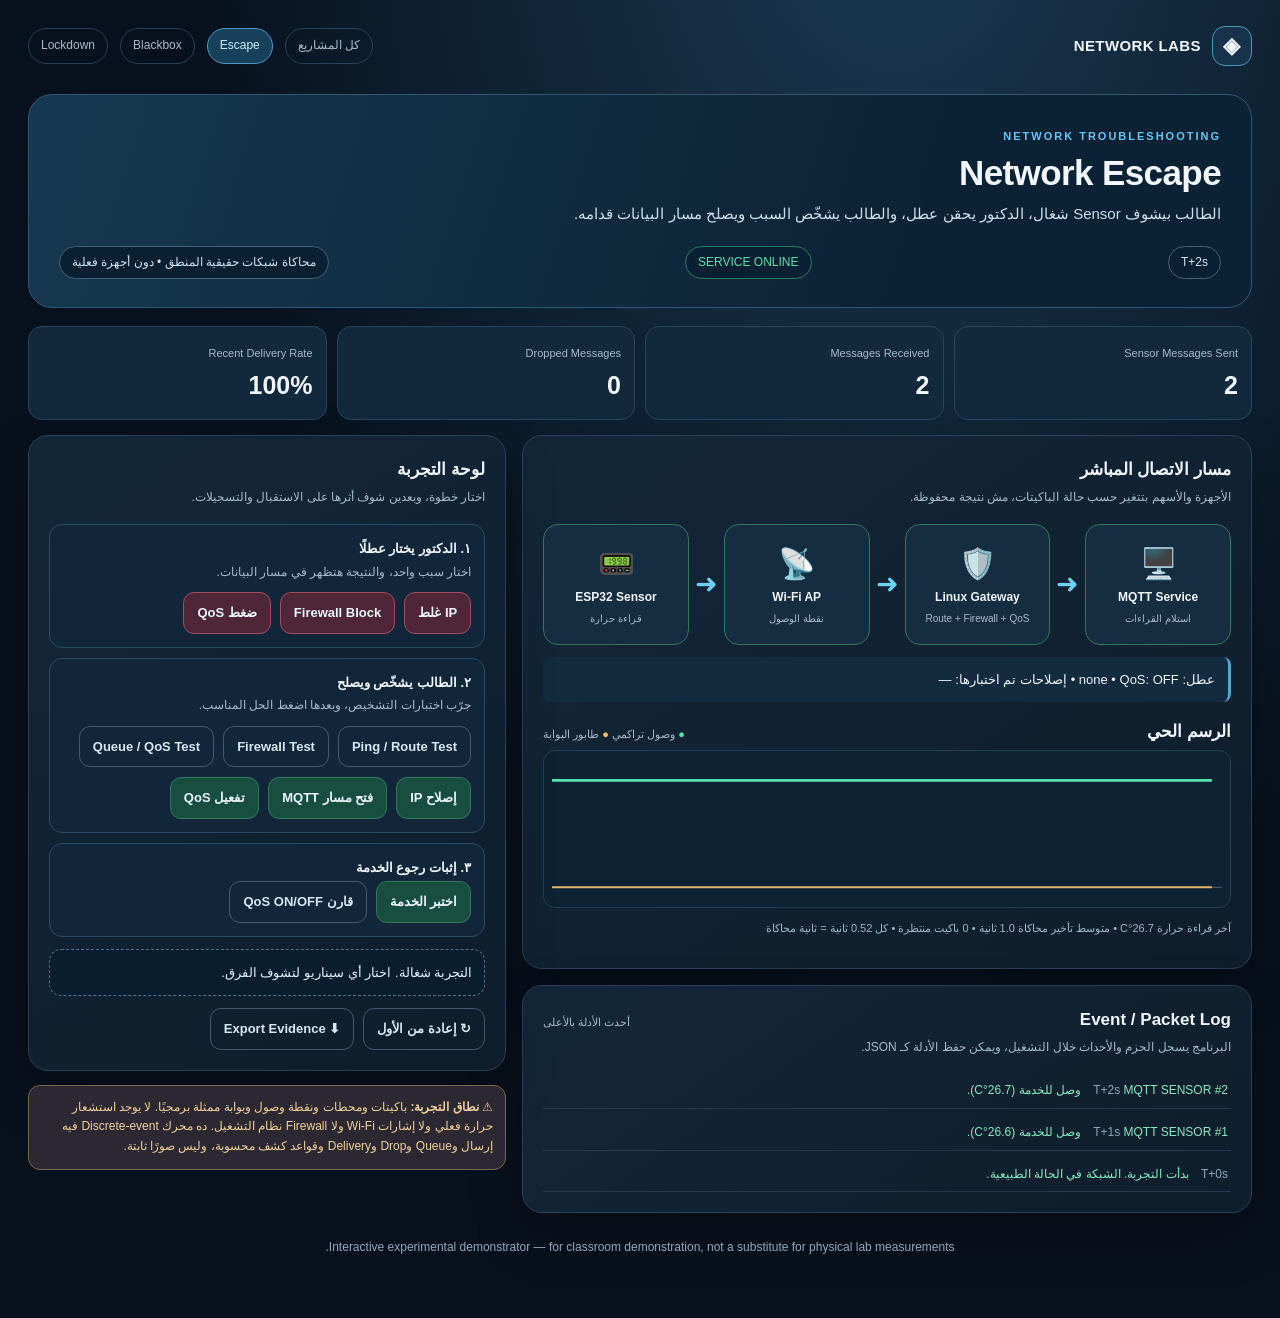
<file: Network-Escape-Live.html>
<!doctype html><html lang="ar" dir="rtl"><head><meta charset="utf-8"><meta name="viewport" content="width=device-width,initial-scale=1"><meta name="theme-color" content="#07111d"><style>:root{--bg:#07111d;--panel:#101e2d;--panel2:#142639;--line:#294058;--text:#f1f6ff;--muted:#a5bbcd;--accent:#65c6f6;--good:#58e0ac;--bad:#ff7489;--warn:#f4c572;--shadow:0 22px 50px #0004}*{box-sizing:border-box}body{margin:0;background:radial-gradient(ellipse at 70% -15%,#1b3b55 0%,#07111d 56%);color:var(--text);font:15px/1.65 'Segoe UI',Tahoma,Arial,sans-serif}button,select{font:inherit}button{cursor:pointer}a{color:inherit;text-decoration:none}a:hover{color:var(--accent)}.wrap{max-width:1300px;margin:auto;padding:26px 28px 60px}.nav{display:flex;align-items:center;justify-content:space-between;gap:16px;margin-bottom:28px;flex-wrap:wrap}.brand{display:flex;align-items:center;gap:11px;font-weight:900;letter-spacing:.4px}.logo{width:40px;height:40px;display:grid;place-items:center;border:1px solid #4899bc;background:#16334b;border-radius:13px;font-size:22px}.navlinks{display:flex;gap:12px;flex-wrap:wrap}.navlinks a{font-size:12px;border:1px solid var(--line);border-radius:40px;padding:7px 12px;color:var(--muted)}.navlinks a.active{color:#c5efff;border-color:#4b9ac1;background:#17415a}.hero{border:1px solid #305676;background:linear-gradient(108deg,#163850,#0b2234 73%);padding:28px 30px;border-radius:24px;margin-bottom:18px}.eyebrow{font-size:11px;letter-spacing:2px;color:var(--accent);font-weight:900;text-transform:uppercase}.hero h1{font-size:35px;letter-spacing:-.6px;direction:ltr;text-align:right;line-height:1.2;margin:4px 0 8px}.hero p{margin:0;color:#cee0ec;max-width:830px;font-size:15px}.row{display:flex;gap:12px;align-items:center;flex-wrap:wrap}.hero-bottom{margin-top:19px;justify-content:space-between}.pill{border:1px solid #42617a;border-radius:100px;padding:6px 12px;background:#092033;color:#cfe6f5;font-size:12px}.pill.good{border-color:#287d5d;color:var(--good)}.pill.bad{border-color:#974656;color:var(--bad)}.pill.warn{border-color:#987639;color:var(--warn)}.grid{display:grid;grid-template-columns:1.45fr .95fr;gap:16px}.panel{background:linear-gradient(145deg,#132638,#0e1d2b);border:1px solid var(--line);border-radius:20px;box-shadow:var(--shadow);padding:20px;min-width:0}.panel h2{font-size:17px;margin:0 0 4px}.sub{font-size:12px;color:var(--muted);margin:0 0 16px}.toolbar{display:flex;gap:9px;flex-wrap:wrap}.btn{border:1px solid #47728e;background:#1c425b;border-radius:11px;padding:9px 13px;color:#ecf7ff;font-weight:700;font-size:13px;transition:.15s}.btn:hover{background:#265d7e;transform:translateY(-1px)}.btn.red{border-color:#a04c61;background:#4e2637}.btn.green{border-color:#307a5b;background:#174e40}.btn.ghost{background:transparent;border-color:#45576c;color:#d6e8f4}.btn:disabled{opacity:.45;cursor:not-allowed}.metric-row{display:grid;grid-template-columns:repeat(4,minmax(0,1fr));gap:10px;margin:15px 0}.metric{background:#12283b;border:1px solid #28445d;border-radius:14px;padding:13px}.metric b{display:block;direction:ltr;text-align:right;font-size:25px;font-variant-numeric:tabular-nums}.metric span{font-size:11px;color:var(--muted)}.layout-section{margin-top:16px}.topology{display:flex;align-items:stretch;gap:3px;direction:ltr;justify-content:space-between}.device{flex:1;min-width:0;text-align:center;background:#152d41;border:1px solid #37536b;border-radius:15px;padding:14px 7px;position:relative;transition:background .2s,border .2s}.device .symbol{font-size:30px}.device strong{display:block;font-size:12px;line-height:1.35}.device small{font-size:10px;color:var(--muted)}.device.good{border-color:#35775b}.device.down{border-color:#ae4b5c;background:#432736}.device.warn{border-color:#a27b44;background:#423527}.connector{flex:0 0 29px;display:grid;place-items:center;color:#6cd2f7;font-size:27px}.connector.off{color:var(--bad)}.lead{margin-top:12px;padding:12px 13px;border-right:3px solid #57a4d0;background:#132b3e;border-radius:8px;font-size:13px}.controls{display:grid;gap:10px}.control-card{padding:13px;background:#112739;border:1px solid #2c4a61;border-radius:13px}.control-card strong{display:block;margin-bottom:3px;font-size:13px}.control-card p{font-size:12px;color:var(--muted);margin:0 0 10px}.hint{background:#2c2831;border:1px solid #7c6452;border-radius:12px;color:#f0cf9b;padding:12px;font-size:12px}.readout{margin:12px 0;padding:12px;border:1px dashed #507288;border-radius:12px;background:#0a1d2e;color:#e2f1ff;min-height:46px;font-size:13px}.log{max-height:286px;overflow-y:auto;display:flex;flex-direction:column;gap:7px}.event{border-bottom:1px solid #23384c;padding:7px 3px;font-size:12px}.event time{color:#87a7bf;margin-left:9px;font-variant-numeric:tabular-nums}.event.warn{color:#ffcd80}.event.bad{color:#ff9cad}.event.good{color:#83ebbf}.event.info{color:#ccdfec}.chartbox{height:158px;border:1px solid #263e52;border-radius:12px;background:#0d2232;overflow:hidden;padding:8px}.chartbox svg{width:100%;height:100%}.note{font-size:11px;color:#9fb8ca}.select{padding:9px;background:#0c2032;border:1px solid #38617a;border-radius:9px;color:var(--text)}.tiny{font-size:11px;color:var(--muted)}.report{background:#112c37;border:1px solid #2d756a;border-radius:12px;padding:12px;margin-top:12px;font-size:12px;white-space:pre-wrap}.status-line{display:flex;gap:8px;align-items:center;justify-content:space-between;flex-wrap:wrap}.footer{margin-top:25px;text-align:center;color:#90a8ba;font-size:12px}.footer strong{color:#e5f6ff}.homehero{padding:60px 40px}.homehero h1{font-size:45px}.homegrid{display:grid;grid-template-columns:repeat(3,1fr);gap:16px;margin-top:18px}.project{min-height:290px;display:flex;flex-direction:column;gap:12px}.project .icon{font-size:46px}.project h2{font-size:21px;direction:ltr;text-align:right;margin:0}.project p{font-size:14px;color:var(--muted);margin:0}.project .btn{margin-top:auto;align-self:start}.badgelist{display:flex;gap:6px;flex-wrap:wrap}.flag{font-size:10px;background:#15334a;border:1px solid #355c75;border-radius:6px;padding:3px 7px;color:#acd4ef}@media(max-width:1000px){.grid{grid-template-columns:1fr}.homegrid{grid-template-columns:1fr}.metric-row{grid-template-columns:repeat(2,1fr)}}@media(max-width:600px){.wrap{padding:14px 12px 40px}.hero{padding:20px}.hero h1{font-size:25px}.homehero h1{font-size:29px}.homehero{padding:26px}.panel{padding:14px}.device .symbol{font-size:23px}.device strong{font-size:10px}.device small{font-size:9px}.connector{flex-basis:16px;font-size:19px}.metric b{font-size:20px}.btn{padding:8px 10px}}
</style><title>Interactive Network Experiment</title></head><body data-project="escape"><div class="wrap"><nav class="nav"><a class="brand" href="../"><span class="logo">◈</span> NETWORK LABS</a><div class="navlinks"><a href="../">كل المشاريع</a><a href="../network-escape/" class="active">Escape</a><a href="../meetblackbox/" class="">Blackbox</a><a href="../total-lockdown/" class="">Lockdown</a></div></nav><section class="hero"><span class="eyebrow" id="tag"></span><h1 id="page-title"></h1><p id="description"></p><div class="row hero-bottom"><span class="pill" id="clock">T+0s</span><span class="pill good" id="status">SERVICE ONLINE</span><span class="pill">محاكاة شبكات حقيقية المنطق • دون أجهزة فعلية</span></div></section><div class="metric-row"><div class="metric"><span>Sensor Messages Sent</span><b id="sent">0</b></div><div class="metric"><span>Messages Received</span><b id="delivered">0</b></div><div class="metric"><span>Dropped Messages</span><b id="drop">0</b></div><div class="metric"><span>Recent Delivery Rate</span><b id="delivery">100%</b></div></div><main class="grid"><div><section class="panel"><h2>مسار الاتصال المباشر</h2><p class="sub">الأجهزة والأسهم بتتغير حسب حالة الباكيتات، مش نتيجة محفوظة.</p><div class="topology" id="topology"></div><div class="lead" id="specific"></div><div class="layout-section"><div class="status-line"><h2>الرسم الحي</h2><span class="tiny"><span style="color:#59e1b0">●</span> وصول تراكمي <span style="color:#f6c071">●</span> طابور البوابة</span></div><div class="chartbox" id="chart"></div><p class="note" id="live-note"></p></div></section><section class="panel layout-section"><div class="status-line"><h2>Event / Packet Log</h2><span class="tiny">أحدث الأدلة بالأعلى</span></div><p class="sub">البرنامج يسجل الحزم والأحداث خلال التشغيل، ويمكن حفظ الأدلة كـ JSON.</p><div class="log" id="events" aria-live="polite"></div></section></div><aside><section class="panel"><h2>لوحة التجربة</h2><p class="sub">اختار خطوة، وبعدين شوف أثرها على الاستقبال والتسجيلات.</p><div class="controls" id="controls"></div><div class="readout" id="readout" aria-live="polite">التجربة شغالة. اختار أي سيناريو لتشوف الفرق.</div><div class="toolbar"><button class="btn ghost" id="reset">↻ إعادة من الأول</button><button class="btn ghost" id="export">⬇ Export Evidence</button></div></section><div class="hint" style="margin-top:14px">⚠ <strong>نطاق التجربة:</strong> باكيتات ومحطات ونقطة وصول وبوابة ممثلة برمجيًا. لا يوجد استشعار حرارة فعلي ولا إشارات Wi‑Fi ولا Firewall نظام التشغيل. ده محرك Discrete-event فيه إرسال وQueue وDrop وDelivery وقواعد كشف محسوبة، وليس صورًا ثابتة.</div></aside></main><footer class="footer">Interactive experimental demonstrator — for classroom demonstration, not a substitute for physical lab measurements.</footer></div><script>/* Reproducible, discrete-event network simulator. No physical network hardware is claimed. */
'use strict';
const $=id=>document.getElementById(id),fmt=n=>Number(n).toFixed(0),esc=s=>String(s).replace(/[&<>"']/g,c=>({'&':'&amp;','<':'&lt;','>':'&gt;','"':'&quot;',"'":'&#39;'}[c]));
const PROJECT={
 escape:{title:'Network Escape',tag:'NETWORK TROUBLESHOOTING',intro:'الطالب بيشوف Sensor شغال، الدكتور يحقن عطل، والطالب يشخّص السبب ويصلح مسار البيانات قدامه.',nodes:[['📟','ESP32 Sensor','قراءة حرارة'],['📡','Wi-Fi AP','نقطة الوصول'],['🛡️','Linux Gateway','Route + Firewall + QoS'],['🖥️','MQTT Service','استلام القراءات']]},
 blackbox:{title:'MeetBlackbox',tag:'NETWORK FORENSICS',intro:'اعمل انقطاع أو تغيير إعدادات، راقب الأحداث وقت حدوثها، واستخرج سبب مدعوم بأدلة مش مجرد تخمين.',nodes:[['📟','Sensor Node','رسائل دورية'],['📡','Access Point','حالة الاتصال'],['🔎','Monitoring Point','سجلات وحزم'],['🗂️','Event Timeline','تفسير واختبار']]},
 lockdown:{title:'Operation Total Lockdown',tag:'DETECTION & ISOLATION',intro:'شغّل محطة مهمة وجهاز تجريبي مع بعض، راقب تزاحم الباكيتات، جرّب كشف السلوك غير الطبيعي والعزل مع بقاء الخدمة.',nodes:[['📟','Critical Sensor','بيانات مهمة'],['📡','Wi-Fi AP','وصول مشترك'],['🛡️','Linux Gateway','كشف وعزل'],['🖥️','Service','قراءات مستمرة']]}
};
class PRNG{constructor(seed=487){this.seed=seed>>>0} next(){this.seed=(1664525*this.seed+1013904223)>>>0;return this.seed/4294967296}}
function trainModel(){const rng=new PRNG(79),samples=[];for(let i=0;i<320;i++){const bad=i%2===1,rate=bad?7+rng.next()*9:2+rng.next()*11,unexpected=bad?.20+rng.next()*.35:rng.next()*.035;samples.push({x:[rate/16,unexpected*3],y:bad?1:0})}const train=samples.slice(0,240),test=samples.slice(240);let w=[0,0],bias=0;const sigmoid=x=>1/(1+Math.exp(-Math.max(-35,Math.min(35,x))));for(let epoch=0;epoch<900;epoch++){let g=[0,0],gb=0;for(const s of train){let diff=sigmoid(s.x[0]*w[0]+s.x[1]*w[1]+bias)-s.y;gb+=diff;g[0]+=diff*s.x[0];g[1]+=diff*s.x[1]}w=w.map((v,j)=>v-1.7*g[j]/train.length);bias-=1.7*gb/train.length}const predict=(rate,unexpected)=>sigmoid(w[0]*rate/16+w[1]*unexpected*3+bias);const stats=fn=>{let tp=0,fp=0,tn=0,fnc=0;for(const s of test){let yes=fn(s.x[0]*16,s.x[1]/3),truth=s.y===1;if(yes&&truth)tp++;else if(yes)fp++;else if(truth)fnc++;else tn++}return {fp,fn:fnc,accuracy:Math.round(100*(tp+tn)/(tp+tn+fp+fnc)),fpr:Math.round(100*fp/Math.max(1,fp+tn))}};return{predict,model:stats((r,u)=>predict(r,u)>=.5),rules:stats((r,u)=>r>7)}}
const model=trainModel();
class Lab{
 constructor(project,seed=487){this.project=project;this.random=new PRNG(seed);this.time=0;this.sent=0;this.received=0;this.dropped=0;this.bulkSent=0;this.bulkDelivered=0;this.latencies=[];this.events=[];this.recent=[];this.history=[];this.queue=[];this.lastSeen=null;this.temp=26.5;this.fault='none';this.qos=false;this.isolated=false;this.traffic='off';this.detector='ml';this.analysis='لم يتم تحليل الحالة بعد.';this.verification='';this.detected=false;this.flags=[];this.abWindow=[];this.lastAlert=null;this.log('بدأت التجربة. الشبكة في الحالة الطبيعية.','good')}
 log(message,kind='info'){this.events.unshift({t:this.time,kind,message});if(this.events.length>80)this.events.pop()}
 setFault(x){this.fault=x;this.log(x==='none'?'تمت إعادة الإعدادات إلى الوضع الصحيح.':`تم حقن عطل: ${this.faultLabel(x)}.` ,x==='none'?'good':'bad');this.verification=''}
 faultLabel(x){return({ip:'IP / Route misconfiguration',firewall:'Firewall blocks sensor traffic',congestion:'Gateway congestion',ap:'Access Point offline',route:'Invalid routing entry'}[x]||x)}
 setTraffic(x){this.traffic=x;this.isolated=false;this.abWindow=[];this.detected=false;this.log(x==='off'?'إيقاف حركة الجهاز التجريبي.':x==='abnormal'?'بدأ الجهاز التجريبي رسائل غير متوقعة وبمعدل مرتفع.':'بدأ نقل ملفات مشروع بكثافة عالية.','warn')}
 step(){this.time++;this.temp=Math.round((26.5+Math.sin(this.time/8)*.8+(this.random.next()-.5)*.3)*10)/10;this.sent++;const pkt={kind:'sensor',created:this.time,seq:this.sent};const apUp=this.fault!=='ap',routeOk=!['ip','route'].includes(this.fault),firewallOk=this.fault!=='firewall';
  if(!apUp){this.drop(pkt,'AP down')}else if(!routeOk){this.drop(pkt,'No route')}else if(!firewallOk){this.drop(pkt,'Firewall rule')}else{this.queue.push(pkt)}
  const congestion=this.fault==='congestion'||this.traffic!=='off';let bulk=congestion?(this.traffic==='off'?9:this.traffic==='normal'?9:13):0;
  for(let i=0;i<bulk;i++){const x={kind:'bulk',created:this.time,seq:++this.bulkSent};if(this.isolated&&this.traffic!=='off'){this.drop(x,'Isolated by gateway')}else if(!apUp||!routeOk){this.drop(x,'Link/route unavailable')}else{this.queue.unshift(x)}}
  const capacity=4;
  if(this.qos)this.queue.sort((a,b)=>(a.kind==='sensor'? -1:1)-(b.kind==='sensor'?-1:1)||a.created-b.created);
  for(let i=0;i<capacity&&this.queue.length;i++){let p=this.queue.shift();if(this.time-p.created>2){this.drop(p,'Expired in queue');continue}if(p.kind==='sensor'){this.received++;this.lastSeen=this.time;this.latencies.push(this.time-p.created+1);if(this.latencies.length>150)this.latencies.shift();this.log(`MQTT SENSOR #${p.seq} وصل للخدمة (${this.temp}°C).`,'good')}else this.bulkDelivered++}
  const kept=[];for(const p of this.queue){if(this.time-p.created>2)this.drop(p,'Queue timeout');else kept.push(p)}this.queue=kept;
  const rate=this.traffic==='off'?0:this.traffic==='normal'?9:13;const unexpected=this.traffic==='abnormal'?.32:this.traffic==='normal'?.014:0;this.abWindow.push({rate,unexpected});if(this.abWindow.length>3)this.abWindow.shift();const avgR=this.abWindow.reduce((a,b)=>a+b.rate,0)/this.abWindow.length;const avgU=this.abWindow.reduce((a,b)=>a+b.unexpected,0)/this.abWindow.length;this.probability=model.predict(avgR,avgU);this.detected=(this.detector==='ml'?this.probability>=.5:avgR>7)&&this.traffic!=='off';if(this.detected&&this.lastAlert!==this.traffic){this.lastAlert=this.traffic;this.log(`تنبيه ${this.detector==='ml'?'ML':'Rules'}: سلوك يستحق المراجعة (${this.traffic==='normal'?'قد يكون إنذار غلط':''}).`,'warn')}
  if(this.project==='blackbox'&&this.lastSeen!==null&&this.time-this.lastSeen===3)this.log('تنبيه: الخدمة لم تستقبل 3 رسائل متتالية.','warn');
  this.history.push({t:this.time,sent:this.sent,received:this.received,queue:this.queue.length});if(this.history.length>70)this.history.shift();this.recent.push({sent:1,delivered:this.lastSeen===this.time?1:0});if(this.recent.length>12)this.recent.shift();
 }
 drop(p,reason){if(p.kind==='sensor'){this.dropped++;if(this.time%2===0)this.log(`Sensor #${p.seq} لم يصل: ${reason}.`,'bad')} }
 diagnose(){const ev=this.events;let c='غير كافٍ لتحديد سبب مؤكد.';if(this.fault==='ap'&&ev.some(e=>e.message.includes('AP'))){c='انقطاع نقطة الوصول محتمل. السجلات تشير لتعطل AP مع انقطاع وصول القراءات.'}else if(['route','ip'].includes(this.fault)&&ev.some(e=>e.message.includes('No route'))){c='خلل توجيه محتمل: الحزم اتسقطت بسبب عدم وجود مسار.'}else if(this.fault==='congestion'&&this.queue.length>3){c='ازدحام محتمل: طابور الحزم مرتفع والقراءات بتتأخر أو بتنتهي صلاحيتها.'}else if(this.fault==='firewall'){c='منع بواسطة Firewall: اتصال الحساس وصل للبوابة لكنه اتمنع بقاعدة.'}this.analysis=c;this.log('تم تحليل السجلات المتاحة وعرض التشخيص المدعوم بالأدلة.','info')}
 verify(){const pathFixed=this.fault==='none'||(this.fault==='congestion'&&this.qos);const ok=pathFixed&&this.lastSeen!==null&&this.time-this.lastSeen<=1;this.verification=ok?'PASS — قراءات جديدة وصلت والسيرفر شغال.':'NOT YET — لازم توصل قراءة حديثة بعد الإصلاح.';this.log(`اختبار الخدمة: ${this.verification}`,ok?'good':'warn')}
 snapshot(){const recent=this.recent.slice(-10),recentSent=recent.reduce((a,b)=>a+b.sent,0),recentDelivery=recent.reduce((a,b)=>a+b.delivered,0);return {delivery:recentSent?Math.round(100*recentDelivery/recentSent):100,meanDelay:this.latencies.length?(this.latencies.reduce((a,b)=>a+b,0)/this.latencies.length).toFixed(1):'—'}}
}
let lab,interval,project=document.body.dataset.project;
function bindUI(){if(!PROJECT[project])return;lab=new Lab(project);const cfg=PROJECT[project];document.title=cfg.title+' — Live Browser Lab';$('page-title').textContent=cfg.title;$('tag').textContent=cfg.tag;$('description').textContent=cfg.intro;
 $('topology').innerHTML=cfg.nodes.map((n,i)=>`<div class="device" id="device${i}"><div class="symbol">${n[0]}</div><strong>${esc(n[1])}</strong><small>${esc(n[2])}</small></div>${i<3?`<div class="connector" id="link${i}">➜</div>`:''}`).join('');
 const control=$('controls');if(project==='escape')control.innerHTML=`<div class="control-card"><strong>١. الدكتور يختار عطلًا</strong><p>اختار سبب واحد، والنتيجة هتظهر في مسار البيانات.</p><div class="toolbar"><button class="btn red" data-action="fault" data-value="ip">IP غلط</button><button class="btn red" data-action="fault" data-value="firewall">Firewall Block</button><button class="btn red" data-action="fault" data-value="congestion">ضغط QoS</button></div></div><div class="control-card"><strong>٢. الطالب يشخّص ويصلح</strong><p>جرّب اختبارات التشخيص، وبعدها اضغط الحل المناسب.</p><div class="toolbar"><button class="btn ghost" data-action="ping">Ping / Route Test</button><button class="btn ghost" data-action="firewalltest">Firewall Test</button><button class="btn ghost" data-action="queue">Queue / QoS Test</button></div><div class="toolbar" style="margin-top:10px"><button class="btn green" data-action="fixip">إصلاح IP</button><button class="btn green" data-action="fixfirewall">فتح مسار MQTT</button><button class="btn green" data-action="fixqos">تفعيل QoS</button></div></div><div class="control-card"><strong>٣. إثبات رجوع الخدمة</strong><div class="toolbar"><button class="btn green" data-action="verify">اختبر الخدمة</button><button class="btn ghost" data-action="ab">قارن QoS ON/OFF</button></div></div>`;
 else if(project==='blackbox')control.innerHTML=`<div class="control-card"><strong>١. نفّذ عطل حقيقي داخل المحاكي</strong><p>بعد الحقن، راقب انقطاع وصول قراءات الحساس وسجل الأحداث.</p><div class="toolbar"><button class="btn red" data-action="fault" data-value="ap">اقفل Access Point</button><button class="btn red" data-action="fault" data-value="route">غيّر Route</button><button class="btn red" data-action="fault" data-value="congestion">اعمل ضغط</button></div></div><div class="control-card"><strong>٢. افتح الصندوق الأسود</strong><p>اعتمد على أكثر من سجل، مش على رسالة خطأ واحدة.</p><div class="toolbar"><button class="btn" data-action="diagnose">حلّل الأدلة</button><button class="btn ghost" data-action="evidence">اعرض مصدر الأدلة</button></div></div><div class="control-card"><strong>٣. أرجع الخدمة ثم تأكد</strong><div class="toolbar"><button class="btn green" data-action="repair">أرجع الشبكة</button><button class="btn green" data-action="verify">تحقق من الإصلاح</button></div><p style="margin-top:9px">في المقارنة البحثية: PCAP فقط ممكن يقول إن الترافيك وقف، لكن سجل AP يوضح سبب أقرب.</p></div>`;
 else control.innerHTML=`<div class="control-card"><strong>١. شغّل السيناريو</strong><p>جهاز تجريبي بيبعت ضغط غير طبيعي، مقابل نقل مشروع كثيف لكنه مسموح.</p><div class="toolbar"><button class="btn red" data-action="traffic" data-value="abnormal">ترافيك غير طبيعي</button><button class="btn" data-action="traffic" data-value="normal">نقل ملفات مشروع</button><button class="btn ghost" data-action="traffic" data-value="off">أوقف الجهاز</button></div></div><div class="control-card"><strong>٢. الكشف والعزل</strong><p>قارن نموذج Logistic Regression متدرّب على بيانات تجريبية بقواعد ثابتة.</p><div class="toolbar"><button class="btn ghost" data-action="model" data-value="ml">ML</button><button class="btn ghost" data-action="model" data-value="rules">Rules</button><button class="btn green" data-action="isolate">اعزل المصدر</button><button class="btn ghost" data-action="release">إلغاء العزل</button></div><div class="tiny" id="ml-stats"></div></div><div class="control-card"><strong>٣. اختبار استمرار الخدمة</strong><div class="toolbar"><button class="btn" data-action="ab">قارن قبل/بعد العزل</button><button class="btn green" data-action="verify">اختبر الخدمة</button></div></div>`;
 document.body.addEventListener('click',e=>{const b=e.target.closest('[data-action]');if(!b)return;act(b.dataset.action,b.dataset.value)});$('reset').onclick=()=>{lab=new Lab(project);$('readout').textContent='تم بدء تجربة جديدة من الصفر.';render()};$('export').onclick=exportData;interval=setInterval(()=>{lab.step();render()},520);render();}
function runScenario(init,iterations=25){const e=new Lab(project,721);init(e);for(let i=0;i<iterations;i++)e.step();return {sent:e.sent,received:e.received,delivery:Math.round(100*e.received/e.sent),dropped:e.dropped,queue:e.queue.length}};
function act(action,value){let msg='';if(action==='fault'){lab.setFault(value);msg=`انظر لتغير الاستقبال مع العطل: ${lab.faultLabel(value)}.`}if(action==='repair'){lab.setFault('none');lab.queue=[];msg='رجّعنا الشبكة. راقب وصول القراءات الجديدة ثم اختبر.'}if(action==='fixip'){if(lab.fault==='ip'){lab.setFault('none');msg='تم تعديل IP/Route بشكل صحيح.'}else msg='الإصلاح ده مش سبب العطل الحالي.'}if(action==='fixfirewall'){if(lab.fault==='firewall'){lab.setFault('none');msg='تم السماح بمسار الحساس للخدمة من غير فتح الشبكة كلها.'}else msg='الـFirewall مش هو السبب في العطل الحالي.'}if(action==='fixqos'){lab.qos=true;msg='تم إعطاء الحساس أولوية داخل طابور البوابة.'}if(action==='verify'){lab.verify();msg=lab.verification}if(action==='ping'){msg=lab.fault==='ip'||lab.fault==='route'?'FAIL: البوابة مش لاقية مسار للسيرفر.':lab.fault==='ap'?'FAIL: نقطة الوصول متوقفة.':'PASS: المسار موجود (ده مش إثبات إن MQTT شغال).'}if(action==='firewalltest'){msg=lab.fault==='firewall'?'BLOCK: سياسة البوابة بتمنع Sensor → Service.':'ALLOW: مفيش قاعدة منع للحساس.'}if(action==='queue'){msg=`Gateway queue: ${lab.queue.length} packets. QoS: ${lab.qos?'ON':'OFF'}.`;}if(action==='diagnose'){lab.diagnose();msg=lab.analysis}if(action==='evidence'){msg=`Evidence: AP ${lab.fault==='ap'?'DOWN':'UP'} | Route ${['route','ip'].includes(lab.fault)?'BAD':'OK'} | Queue ${lab.queue.length} | Sensor delivered ${lab.received}/${lab.sent}. تحديد سبب العطل يحتاج سجلات متاحة.`}if(action==='traffic'){lab.setTraffic(value);msg=value==='abnormal'?'بدأ السيناريو المخالف داخل البوابة التجريبية.':value==='normal'?'حمل مشروع كثيف لكنه مشروع. راقب الإنذارات الغلط.':'تم وقف الجهاز التجريبي.'}if(action==='model'){lab.detector=value;lab.lastAlert=null;lab.log('تغير نظام الكشف إلى '+value,'info');msg=`الكاشف الحالي: ${value.toUpperCase()}.`}if(action==='isolate'){lab.isolated=true;lab.log('بوابة التجربة بدأت إسقاط باكيتات الجهاز التجريبي فقط.','good');msg='تم عزل المصدر عند Gateway، مش على موجات Wi-Fi.'}if(action==='release'){lab.isolated=false;lab.log('تم إلغاء قاعدة العزل.','warn');msg='تم إلغاء العزل.'}if(action==='ab'){if(project==='escape'){let a=runScenario(e=>{e.setFault('congestion')},30),b=runScenario(e=>{e.setFault('congestion');e.qos=true},30);msg=`تجربة ثابتة، 30 ثانية محاكاة:\nQoS OFF: ${a.received}/${a.sent} (${a.delivery}%)\nQoS ON: ${b.received}/${b.sent} (${b.delivery}%)\nنفس Seed ومعدل الحمل؛ الفرق في ترتيب طابور الباكيتات.`}else if(project==='lockdown'){let a=runScenario(e=>{e.setTraffic('abnormal')},30),b=runScenario(e=>{e.setTraffic('abnormal');e.isolated=true},30);msg=`تجربة ثابتة، 30 ثانية محاكاة:\nبدون عزل: ${a.received}/${a.sent} (${a.delivery}%)\nبالعزل: ${b.received}/${b.sent} (${b.delivery}%)\nالمقياس وصول قراءات الخدمة، مش مقاومة تشويش الراديو.`}else msg='مصادر الأدلة مختلفة: PCAP بيوضح توقف الاتصال، وسجلات AP/Route بتساعد تفسر السبب. لقياس سرعة تشخيص الطلاب فعلًا، محتاجين مشاركين واختبار منفصل.';lab.log('تم تشغيل مقارنة أو مراجعة تجربة.','info')}
 if(msg)$('readout').textContent=msg;render()}
function chart(){const arr=lab.history;if(arr.length<2)return '';const max=Math.max(...arr.map(p=>p.queue),8);const poly=key=>arr.map((x,i)=>`${(i/(arr.length-1)*660).toFixed(1)},${(132-110*Math.min(1,(key==='queue'?x.queue/max:(x.received/(x.sent||1)))*1)).toFixed(1)}`).join(' ');return`<svg viewBox="0 0 670 144" preserveAspectRatio="none" aria-label="رسم حي لوصول القراءات وطابور البوابة"><line x1="0" y1="132" x2="670" y2="132" stroke="#4e667e"/><polyline points="${poly('delivery')}" fill="none" stroke="#59e1b0" stroke-width="3"/><polyline points="${poly('queue')}" fill="none" stroke="#f6c071" stroke-width="2" opacity=".9"/></svg>`}
function render(){if(!lab)return;const s=lab.snapshot(),status=lab.lastSeen===null||lab.time-lab.lastSeen>2?'SERVICE DOWN':'SERVICE ONLINE',healthy=status==='SERVICE ONLINE';$('clock').textContent='T+'+lab.time+'s';$('status').textContent=status;$('status').className='pill '+(healthy?'good':'bad');$('sent').textContent=lab.sent;$('delivered').textContent=lab.received;$('drop').textContent=lab.dropped;$('delivery').textContent=s.delivery+'%';$('chart').innerHTML=chart();$('live-note').textContent=`آخر قراءة حرارة ${lab.temp}°C • متوسط تأخير محاكاة ${s.meanDelay} ثانية • ${lab.queue.length} باكيت منتظرة • كل 0.52 ثانية = ثانية محاكاة`;$('events').innerHTML=lab.events.slice(0,18).map(e=>`<div class="event ${e.kind}"><time>T+${e.t}s</time> ${esc(e.message)}</div>`).join('');const badWifi=lab.fault==='ap',badRoute=['ip','route','firewall'].includes(lab.fault),stressed=lab.fault==='congestion'||lab.traffic!=='off';[0,1,2,3].forEach(i=>{$('device'+i).className='device '+(i===1&&badWifi?'down':i===2&&(badRoute||stressed)?(badRoute?'down':'warn'):i===3&&!healthy?'down':'good')});[0,1,2].forEach(i=>{$('link'+i).className='connector '+(badWifi||badRoute?'off':'')});if(project==='lockdown'){$('ml-stats').textContent=`Holdout (80 synthetic samples) — ML Accuracy ${model.model.accuracy}% / FPR ${model.model.fpr}% · Rules Accuracy ${model.rules.accuracy}% / FPR ${model.rules.fpr}%. Source: deterministic generated training data.`;$('specific').textContent=`Device traffic: ${lab.traffic} • Detector: ${lab.detector.toUpperCase()} • P(anomaly): ${Math.round((lab.probability||0)*100)}% • Flag: ${lab.detected?'YES':'NO'} • Isolation: ${lab.isolated?'ON':'OFF'}`;}else if(project==='escape')$('specific').textContent=`عطل: ${lab.faultLabel(lab.fault)} • QoS: ${lab.qos?'ON':'OFF'} • إصلاحات تم اختبارها: ${lab.verification||'—'}`;else $('specific').textContent=`Blackbox: ${lab.faultLabel(lab.fault)} • Analysis: ${lab.analysis} • Verification: ${lab.verification||'—'}`}
function exportData(){const data={title:PROJECT[project].title,model:'deterministic discrete-event browser simulation',hardwareConnected:false,simulatedSeconds:lab.time,sent:lab.sent,received:lab.received,dropped:lab.dropped,history:lab.history,events:lab.events,analysis:lab.analysis,trainingHoldout:project==='lockdown'?{ml:model.model,rules:model.rules}:undefined};const link=document.createElement('a');link.href=URL.createObjectURL(new Blob([JSON.stringify(data,null,2)],{type:'application/json'}));link.download=project+'-simulation-evidence.json';link.click();setTimeout(()=>URL.revokeObjectURL(link.href),1000)}
window.addEventListener('DOMContentLoaded',bindUI);
</script></body></html>
</file>
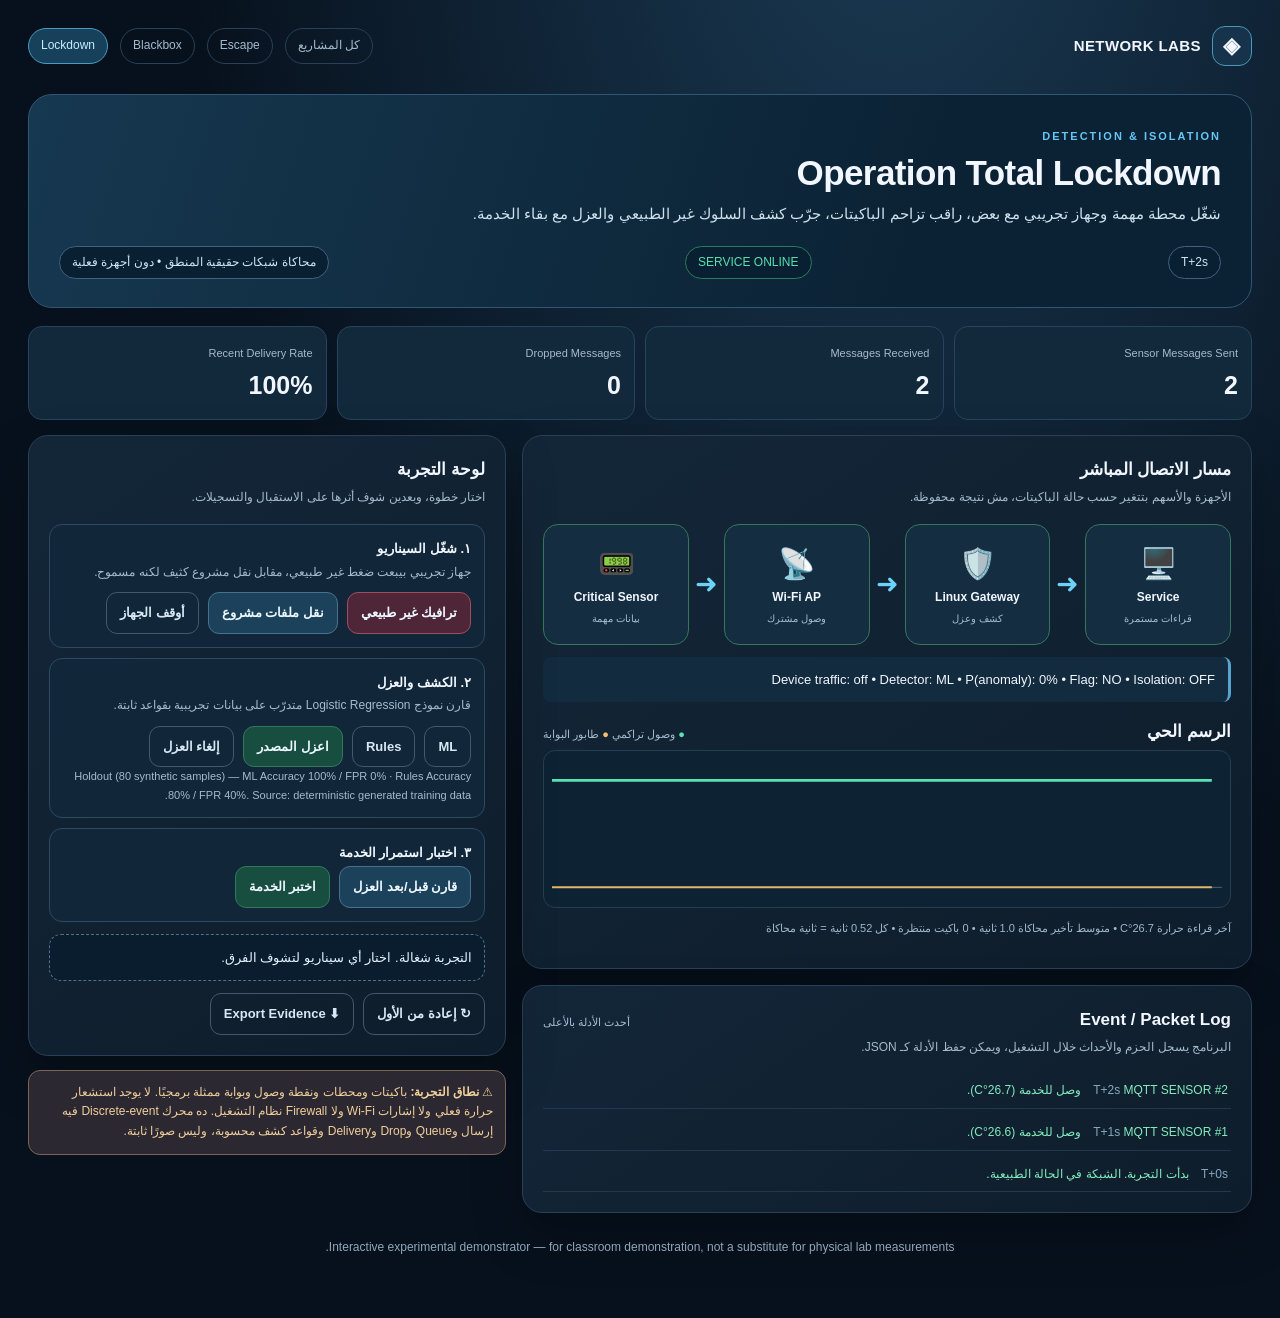
<file: Total-Lockdown-Live.html>
<!doctype html><html lang="ar" dir="rtl"><head><meta charset="utf-8"><meta name="viewport" content="width=device-width,initial-scale=1"><meta name="theme-color" content="#07111d"><style>:root{--bg:#07111d;--panel:#101e2d;--panel2:#142639;--line:#294058;--text:#f1f6ff;--muted:#a5bbcd;--accent:#65c6f6;--good:#58e0ac;--bad:#ff7489;--warn:#f4c572;--shadow:0 22px 50px #0004}*{box-sizing:border-box}body{margin:0;background:radial-gradient(ellipse at 70% -15%,#1b3b55 0%,#07111d 56%);color:var(--text);font:15px/1.65 'Segoe UI',Tahoma,Arial,sans-serif}button,select{font:inherit}button{cursor:pointer}a{color:inherit;text-decoration:none}a:hover{color:var(--accent)}.wrap{max-width:1300px;margin:auto;padding:26px 28px 60px}.nav{display:flex;align-items:center;justify-content:space-between;gap:16px;margin-bottom:28px;flex-wrap:wrap}.brand{display:flex;align-items:center;gap:11px;font-weight:900;letter-spacing:.4px}.logo{width:40px;height:40px;display:grid;place-items:center;border:1px solid #4899bc;background:#16334b;border-radius:13px;font-size:22px}.navlinks{display:flex;gap:12px;flex-wrap:wrap}.navlinks a{font-size:12px;border:1px solid var(--line);border-radius:40px;padding:7px 12px;color:var(--muted)}.navlinks a.active{color:#c5efff;border-color:#4b9ac1;background:#17415a}.hero{border:1px solid #305676;background:linear-gradient(108deg,#163850,#0b2234 73%);padding:28px 30px;border-radius:24px;margin-bottom:18px}.eyebrow{font-size:11px;letter-spacing:2px;color:var(--accent);font-weight:900;text-transform:uppercase}.hero h1{font-size:35px;letter-spacing:-.6px;direction:ltr;text-align:right;line-height:1.2;margin:4px 0 8px}.hero p{margin:0;color:#cee0ec;max-width:830px;font-size:15px}.row{display:flex;gap:12px;align-items:center;flex-wrap:wrap}.hero-bottom{margin-top:19px;justify-content:space-between}.pill{border:1px solid #42617a;border-radius:100px;padding:6px 12px;background:#092033;color:#cfe6f5;font-size:12px}.pill.good{border-color:#287d5d;color:var(--good)}.pill.bad{border-color:#974656;color:var(--bad)}.pill.warn{border-color:#987639;color:var(--warn)}.grid{display:grid;grid-template-columns:1.45fr .95fr;gap:16px}.panel{background:linear-gradient(145deg,#132638,#0e1d2b);border:1px solid var(--line);border-radius:20px;box-shadow:var(--shadow);padding:20px;min-width:0}.panel h2{font-size:17px;margin:0 0 4px}.sub{font-size:12px;color:var(--muted);margin:0 0 16px}.toolbar{display:flex;gap:9px;flex-wrap:wrap}.btn{border:1px solid #47728e;background:#1c425b;border-radius:11px;padding:9px 13px;color:#ecf7ff;font-weight:700;font-size:13px;transition:.15s}.btn:hover{background:#265d7e;transform:translateY(-1px)}.btn.red{border-color:#a04c61;background:#4e2637}.btn.green{border-color:#307a5b;background:#174e40}.btn.ghost{background:transparent;border-color:#45576c;color:#d6e8f4}.btn:disabled{opacity:.45;cursor:not-allowed}.metric-row{display:grid;grid-template-columns:repeat(4,minmax(0,1fr));gap:10px;margin:15px 0}.metric{background:#12283b;border:1px solid #28445d;border-radius:14px;padding:13px}.metric b{display:block;direction:ltr;text-align:right;font-size:25px;font-variant-numeric:tabular-nums}.metric span{font-size:11px;color:var(--muted)}.layout-section{margin-top:16px}.topology{display:flex;align-items:stretch;gap:3px;direction:ltr;justify-content:space-between}.device{flex:1;min-width:0;text-align:center;background:#152d41;border:1px solid #37536b;border-radius:15px;padding:14px 7px;position:relative;transition:background .2s,border .2s}.device .symbol{font-size:30px}.device strong{display:block;font-size:12px;line-height:1.35}.device small{font-size:10px;color:var(--muted)}.device.good{border-color:#35775b}.device.down{border-color:#ae4b5c;background:#432736}.device.warn{border-color:#a27b44;background:#423527}.connector{flex:0 0 29px;display:grid;place-items:center;color:#6cd2f7;font-size:27px}.connector.off{color:var(--bad)}.lead{margin-top:12px;padding:12px 13px;border-right:3px solid #57a4d0;background:#132b3e;border-radius:8px;font-size:13px}.controls{display:grid;gap:10px}.control-card{padding:13px;background:#112739;border:1px solid #2c4a61;border-radius:13px}.control-card strong{display:block;margin-bottom:3px;font-size:13px}.control-card p{font-size:12px;color:var(--muted);margin:0 0 10px}.hint{background:#2c2831;border:1px solid #7c6452;border-radius:12px;color:#f0cf9b;padding:12px;font-size:12px}.readout{margin:12px 0;padding:12px;border:1px dashed #507288;border-radius:12px;background:#0a1d2e;color:#e2f1ff;min-height:46px;font-size:13px}.log{max-height:286px;overflow-y:auto;display:flex;flex-direction:column;gap:7px}.event{border-bottom:1px solid #23384c;padding:7px 3px;font-size:12px}.event time{color:#87a7bf;margin-left:9px;font-variant-numeric:tabular-nums}.event.warn{color:#ffcd80}.event.bad{color:#ff9cad}.event.good{color:#83ebbf}.event.info{color:#ccdfec}.chartbox{height:158px;border:1px solid #263e52;border-radius:12px;background:#0d2232;overflow:hidden;padding:8px}.chartbox svg{width:100%;height:100%}.note{font-size:11px;color:#9fb8ca}.select{padding:9px;background:#0c2032;border:1px solid #38617a;border-radius:9px;color:var(--text)}.tiny{font-size:11px;color:var(--muted)}.report{background:#112c37;border:1px solid #2d756a;border-radius:12px;padding:12px;margin-top:12px;font-size:12px;white-space:pre-wrap}.status-line{display:flex;gap:8px;align-items:center;justify-content:space-between;flex-wrap:wrap}.footer{margin-top:25px;text-align:center;color:#90a8ba;font-size:12px}.footer strong{color:#e5f6ff}.homehero{padding:60px 40px}.homehero h1{font-size:45px}.homegrid{display:grid;grid-template-columns:repeat(3,1fr);gap:16px;margin-top:18px}.project{min-height:290px;display:flex;flex-direction:column;gap:12px}.project .icon{font-size:46px}.project h2{font-size:21px;direction:ltr;text-align:right;margin:0}.project p{font-size:14px;color:var(--muted);margin:0}.project .btn{margin-top:auto;align-self:start}.badgelist{display:flex;gap:6px;flex-wrap:wrap}.flag{font-size:10px;background:#15334a;border:1px solid #355c75;border-radius:6px;padding:3px 7px;color:#acd4ef}@media(max-width:1000px){.grid{grid-template-columns:1fr}.homegrid{grid-template-columns:1fr}.metric-row{grid-template-columns:repeat(2,1fr)}}@media(max-width:600px){.wrap{padding:14px 12px 40px}.hero{padding:20px}.hero h1{font-size:25px}.homehero h1{font-size:29px}.homehero{padding:26px}.panel{padding:14px}.device .symbol{font-size:23px}.device strong{font-size:10px}.device small{font-size:9px}.connector{flex-basis:16px;font-size:19px}.metric b{font-size:20px}.btn{padding:8px 10px}}
</style><title>Interactive Network Experiment</title></head><body data-project="lockdown"><div class="wrap"><nav class="nav"><a class="brand" href="../"><span class="logo">◈</span> NETWORK LABS</a><div class="navlinks"><a href="../">كل المشاريع</a><a href="../network-escape/" class="">Escape</a><a href="../meetblackbox/" class="">Blackbox</a><a href="../total-lockdown/" class="active">Lockdown</a></div></nav><section class="hero"><span class="eyebrow" id="tag"></span><h1 id="page-title"></h1><p id="description"></p><div class="row hero-bottom"><span class="pill" id="clock">T+0s</span><span class="pill good" id="status">SERVICE ONLINE</span><span class="pill">محاكاة شبكات حقيقية المنطق • دون أجهزة فعلية</span></div></section><div class="metric-row"><div class="metric"><span>Sensor Messages Sent</span><b id="sent">0</b></div><div class="metric"><span>Messages Received</span><b id="delivered">0</b></div><div class="metric"><span>Dropped Messages</span><b id="drop">0</b></div><div class="metric"><span>Recent Delivery Rate</span><b id="delivery">100%</b></div></div><main class="grid"><div><section class="panel"><h2>مسار الاتصال المباشر</h2><p class="sub">الأجهزة والأسهم بتتغير حسب حالة الباكيتات، مش نتيجة محفوظة.</p><div class="topology" id="topology"></div><div class="lead" id="specific"></div><div class="layout-section"><div class="status-line"><h2>الرسم الحي</h2><span class="tiny"><span style="color:#59e1b0">●</span> وصول تراكمي <span style="color:#f6c071">●</span> طابور البوابة</span></div><div class="chartbox" id="chart"></div><p class="note" id="live-note"></p></div></section><section class="panel layout-section"><div class="status-line"><h2>Event / Packet Log</h2><span class="tiny">أحدث الأدلة بالأعلى</span></div><p class="sub">البرنامج يسجل الحزم والأحداث خلال التشغيل، ويمكن حفظ الأدلة كـ JSON.</p><div class="log" id="events" aria-live="polite"></div></section></div><aside><section class="panel"><h2>لوحة التجربة</h2><p class="sub">اختار خطوة، وبعدين شوف أثرها على الاستقبال والتسجيلات.</p><div class="controls" id="controls"></div><div class="readout" id="readout" aria-live="polite">التجربة شغالة. اختار أي سيناريو لتشوف الفرق.</div><div class="toolbar"><button class="btn ghost" id="reset">↻ إعادة من الأول</button><button class="btn ghost" id="export">⬇ Export Evidence</button></div></section><div class="hint" style="margin-top:14px">⚠ <strong>نطاق التجربة:</strong> باكيتات ومحطات ونقطة وصول وبوابة ممثلة برمجيًا. لا يوجد استشعار حرارة فعلي ولا إشارات Wi‑Fi ولا Firewall نظام التشغيل. ده محرك Discrete-event فيه إرسال وQueue وDrop وDelivery وقواعد كشف محسوبة، وليس صورًا ثابتة.</div></aside></main><footer class="footer">Interactive experimental demonstrator — for classroom demonstration, not a substitute for physical lab measurements.</footer></div><script>/* Reproducible, discrete-event network simulator. No physical network hardware is claimed. */
'use strict';
const $=id=>document.getElementById(id),fmt=n=>Number(n).toFixed(0),esc=s=>String(s).replace(/[&<>"']/g,c=>({'&':'&amp;','<':'&lt;','>':'&gt;','"':'&quot;',"'":'&#39;'}[c]));
const PROJECT={
 escape:{title:'Network Escape',tag:'NETWORK TROUBLESHOOTING',intro:'الطالب بيشوف Sensor شغال، الدكتور يحقن عطل، والطالب يشخّص السبب ويصلح مسار البيانات قدامه.',nodes:[['📟','ESP32 Sensor','قراءة حرارة'],['📡','Wi-Fi AP','نقطة الوصول'],['🛡️','Linux Gateway','Route + Firewall + QoS'],['🖥️','MQTT Service','استلام القراءات']]},
 blackbox:{title:'MeetBlackbox',tag:'NETWORK FORENSICS',intro:'اعمل انقطاع أو تغيير إعدادات، راقب الأحداث وقت حدوثها، واستخرج سبب مدعوم بأدلة مش مجرد تخمين.',nodes:[['📟','Sensor Node','رسائل دورية'],['📡','Access Point','حالة الاتصال'],['🔎','Monitoring Point','سجلات وحزم'],['🗂️','Event Timeline','تفسير واختبار']]},
 lockdown:{title:'Operation Total Lockdown',tag:'DETECTION & ISOLATION',intro:'شغّل محطة مهمة وجهاز تجريبي مع بعض، راقب تزاحم الباكيتات، جرّب كشف السلوك غير الطبيعي والعزل مع بقاء الخدمة.',nodes:[['📟','Critical Sensor','بيانات مهمة'],['📡','Wi-Fi AP','وصول مشترك'],['🛡️','Linux Gateway','كشف وعزل'],['🖥️','Service','قراءات مستمرة']]}
};
class PRNG{constructor(seed=487){this.seed=seed>>>0} next(){this.seed=(1664525*this.seed+1013904223)>>>0;return this.seed/4294967296}}
function trainModel(){const rng=new PRNG(79),samples=[];for(let i=0;i<320;i++){const bad=i%2===1,rate=bad?7+rng.next()*9:2+rng.next()*11,unexpected=bad?.20+rng.next()*.35:rng.next()*.035;samples.push({x:[rate/16,unexpected*3],y:bad?1:0})}const train=samples.slice(0,240),test=samples.slice(240);let w=[0,0],bias=0;const sigmoid=x=>1/(1+Math.exp(-Math.max(-35,Math.min(35,x))));for(let epoch=0;epoch<900;epoch++){let g=[0,0],gb=0;for(const s of train){let diff=sigmoid(s.x[0]*w[0]+s.x[1]*w[1]+bias)-s.y;gb+=diff;g[0]+=diff*s.x[0];g[1]+=diff*s.x[1]}w=w.map((v,j)=>v-1.7*g[j]/train.length);bias-=1.7*gb/train.length}const predict=(rate,unexpected)=>sigmoid(w[0]*rate/16+w[1]*unexpected*3+bias);const stats=fn=>{let tp=0,fp=0,tn=0,fnc=0;for(const s of test){let yes=fn(s.x[0]*16,s.x[1]/3),truth=s.y===1;if(yes&&truth)tp++;else if(yes)fp++;else if(truth)fnc++;else tn++}return {fp,fn:fnc,accuracy:Math.round(100*(tp+tn)/(tp+tn+fp+fnc)),fpr:Math.round(100*fp/Math.max(1,fp+tn))}};return{predict,model:stats((r,u)=>predict(r,u)>=.5),rules:stats((r,u)=>r>7)}}
const model=trainModel();
class Lab{
 constructor(project,seed=487){this.project=project;this.random=new PRNG(seed);this.time=0;this.sent=0;this.received=0;this.dropped=0;this.bulkSent=0;this.bulkDelivered=0;this.latencies=[];this.events=[];this.recent=[];this.history=[];this.queue=[];this.lastSeen=null;this.temp=26.5;this.fault='none';this.qos=false;this.isolated=false;this.traffic='off';this.detector='ml';this.analysis='لم يتم تحليل الحالة بعد.';this.verification='';this.detected=false;this.flags=[];this.abWindow=[];this.lastAlert=null;this.log('بدأت التجربة. الشبكة في الحالة الطبيعية.','good')}
 log(message,kind='info'){this.events.unshift({t:this.time,kind,message});if(this.events.length>80)this.events.pop()}
 setFault(x){this.fault=x;this.log(x==='none'?'تمت إعادة الإعدادات إلى الوضع الصحيح.':`تم حقن عطل: ${this.faultLabel(x)}.` ,x==='none'?'good':'bad');this.verification=''}
 faultLabel(x){return({ip:'IP / Route misconfiguration',firewall:'Firewall blocks sensor traffic',congestion:'Gateway congestion',ap:'Access Point offline',route:'Invalid routing entry'}[x]||x)}
 setTraffic(x){this.traffic=x;this.isolated=false;this.abWindow=[];this.detected=false;this.log(x==='off'?'إيقاف حركة الجهاز التجريبي.':x==='abnormal'?'بدأ الجهاز التجريبي رسائل غير متوقعة وبمعدل مرتفع.':'بدأ نقل ملفات مشروع بكثافة عالية.','warn')}
 step(){this.time++;this.temp=Math.round((26.5+Math.sin(this.time/8)*.8+(this.random.next()-.5)*.3)*10)/10;this.sent++;const pkt={kind:'sensor',created:this.time,seq:this.sent};const apUp=this.fault!=='ap',routeOk=!['ip','route'].includes(this.fault),firewallOk=this.fault!=='firewall';
  if(!apUp){this.drop(pkt,'AP down')}else if(!routeOk){this.drop(pkt,'No route')}else if(!firewallOk){this.drop(pkt,'Firewall rule')}else{this.queue.push(pkt)}
  const congestion=this.fault==='congestion'||this.traffic!=='off';let bulk=congestion?(this.traffic==='off'?9:this.traffic==='normal'?9:13):0;
  for(let i=0;i<bulk;i++){const x={kind:'bulk',created:this.time,seq:++this.bulkSent};if(this.isolated&&this.traffic!=='off'){this.drop(x,'Isolated by gateway')}else if(!apUp||!routeOk){this.drop(x,'Link/route unavailable')}else{this.queue.unshift(x)}}
  const capacity=4;
  if(this.qos)this.queue.sort((a,b)=>(a.kind==='sensor'? -1:1)-(b.kind==='sensor'?-1:1)||a.created-b.created);
  for(let i=0;i<capacity&&this.queue.length;i++){let p=this.queue.shift();if(this.time-p.created>2){this.drop(p,'Expired in queue');continue}if(p.kind==='sensor'){this.received++;this.lastSeen=this.time;this.latencies.push(this.time-p.created+1);if(this.latencies.length>150)this.latencies.shift();this.log(`MQTT SENSOR #${p.seq} وصل للخدمة (${this.temp}°C).`,'good')}else this.bulkDelivered++}
  const kept=[];for(const p of this.queue){if(this.time-p.created>2)this.drop(p,'Queue timeout');else kept.push(p)}this.queue=kept;
  const rate=this.traffic==='off'?0:this.traffic==='normal'?9:13;const unexpected=this.traffic==='abnormal'?.32:this.traffic==='normal'?.014:0;this.abWindow.push({rate,unexpected});if(this.abWindow.length>3)this.abWindow.shift();const avgR=this.abWindow.reduce((a,b)=>a+b.rate,0)/this.abWindow.length;const avgU=this.abWindow.reduce((a,b)=>a+b.unexpected,0)/this.abWindow.length;this.probability=model.predict(avgR,avgU);this.detected=(this.detector==='ml'?this.probability>=.5:avgR>7)&&this.traffic!=='off';if(this.detected&&this.lastAlert!==this.traffic){this.lastAlert=this.traffic;this.log(`تنبيه ${this.detector==='ml'?'ML':'Rules'}: سلوك يستحق المراجعة (${this.traffic==='normal'?'قد يكون إنذار غلط':''}).`,'warn')}
  if(this.project==='blackbox'&&this.lastSeen!==null&&this.time-this.lastSeen===3)this.log('تنبيه: الخدمة لم تستقبل 3 رسائل متتالية.','warn');
  this.history.push({t:this.time,sent:this.sent,received:this.received,queue:this.queue.length});if(this.history.length>70)this.history.shift();this.recent.push({sent:1,delivered:this.lastSeen===this.time?1:0});if(this.recent.length>12)this.recent.shift();
 }
 drop(p,reason){if(p.kind==='sensor'){this.dropped++;if(this.time%2===0)this.log(`Sensor #${p.seq} لم يصل: ${reason}.`,'bad')} }
 diagnose(){const ev=this.events;let c='غير كافٍ لتحديد سبب مؤكد.';if(this.fault==='ap'&&ev.some(e=>e.message.includes('AP'))){c='انقطاع نقطة الوصول محتمل. السجلات تشير لتعطل AP مع انقطاع وصول القراءات.'}else if(['route','ip'].includes(this.fault)&&ev.some(e=>e.message.includes('No route'))){c='خلل توجيه محتمل: الحزم اتسقطت بسبب عدم وجود مسار.'}else if(this.fault==='congestion'&&this.queue.length>3){c='ازدحام محتمل: طابور الحزم مرتفع والقراءات بتتأخر أو بتنتهي صلاحيتها.'}else if(this.fault==='firewall'){c='منع بواسطة Firewall: اتصال الحساس وصل للبوابة لكنه اتمنع بقاعدة.'}this.analysis=c;this.log('تم تحليل السجلات المتاحة وعرض التشخيص المدعوم بالأدلة.','info')}
 verify(){const pathFixed=this.fault==='none'||(this.fault==='congestion'&&this.qos);const ok=pathFixed&&this.lastSeen!==null&&this.time-this.lastSeen<=1;this.verification=ok?'PASS — قراءات جديدة وصلت والسيرفر شغال.':'NOT YET — لازم توصل قراءة حديثة بعد الإصلاح.';this.log(`اختبار الخدمة: ${this.verification}`,ok?'good':'warn')}
 snapshot(){const recent=this.recent.slice(-10),recentSent=recent.reduce((a,b)=>a+b.sent,0),recentDelivery=recent.reduce((a,b)=>a+b.delivered,0);return {delivery:recentSent?Math.round(100*recentDelivery/recentSent):100,meanDelay:this.latencies.length?(this.latencies.reduce((a,b)=>a+b,0)/this.latencies.length).toFixed(1):'—'}}
}
let lab,interval,project=document.body.dataset.project;
function bindUI(){if(!PROJECT[project])return;lab=new Lab(project);const cfg=PROJECT[project];document.title=cfg.title+' — Live Browser Lab';$('page-title').textContent=cfg.title;$('tag').textContent=cfg.tag;$('description').textContent=cfg.intro;
 $('topology').innerHTML=cfg.nodes.map((n,i)=>`<div class="device" id="device${i}"><div class="symbol">${n[0]}</div><strong>${esc(n[1])}</strong><small>${esc(n[2])}</small></div>${i<3?`<div class="connector" id="link${i}">➜</div>`:''}`).join('');
 const control=$('controls');if(project==='escape')control.innerHTML=`<div class="control-card"><strong>١. الدكتور يختار عطلًا</strong><p>اختار سبب واحد، والنتيجة هتظهر في مسار البيانات.</p><div class="toolbar"><button class="btn red" data-action="fault" data-value="ip">IP غلط</button><button class="btn red" data-action="fault" data-value="firewall">Firewall Block</button><button class="btn red" data-action="fault" data-value="congestion">ضغط QoS</button></div></div><div class="control-card"><strong>٢. الطالب يشخّص ويصلح</strong><p>جرّب اختبارات التشخيص، وبعدها اضغط الحل المناسب.</p><div class="toolbar"><button class="btn ghost" data-action="ping">Ping / Route Test</button><button class="btn ghost" data-action="firewalltest">Firewall Test</button><button class="btn ghost" data-action="queue">Queue / QoS Test</button></div><div class="toolbar" style="margin-top:10px"><button class="btn green" data-action="fixip">إصلاح IP</button><button class="btn green" data-action="fixfirewall">فتح مسار MQTT</button><button class="btn green" data-action="fixqos">تفعيل QoS</button></div></div><div class="control-card"><strong>٣. إثبات رجوع الخدمة</strong><div class="toolbar"><button class="btn green" data-action="verify">اختبر الخدمة</button><button class="btn ghost" data-action="ab">قارن QoS ON/OFF</button></div></div>`;
 else if(project==='blackbox')control.innerHTML=`<div class="control-card"><strong>١. نفّذ عطل حقيقي داخل المحاكي</strong><p>بعد الحقن، راقب انقطاع وصول قراءات الحساس وسجل الأحداث.</p><div class="toolbar"><button class="btn red" data-action="fault" data-value="ap">اقفل Access Point</button><button class="btn red" data-action="fault" data-value="route">غيّر Route</button><button class="btn red" data-action="fault" data-value="congestion">اعمل ضغط</button></div></div><div class="control-card"><strong>٢. افتح الصندوق الأسود</strong><p>اعتمد على أكثر من سجل، مش على رسالة خطأ واحدة.</p><div class="toolbar"><button class="btn" data-action="diagnose">حلّل الأدلة</button><button class="btn ghost" data-action="evidence">اعرض مصدر الأدلة</button></div></div><div class="control-card"><strong>٣. أرجع الخدمة ثم تأكد</strong><div class="toolbar"><button class="btn green" data-action="repair">أرجع الشبكة</button><button class="btn green" data-action="verify">تحقق من الإصلاح</button></div><p style="margin-top:9px">في المقارنة البحثية: PCAP فقط ممكن يقول إن الترافيك وقف، لكن سجل AP يوضح سبب أقرب.</p></div>`;
 else control.innerHTML=`<div class="control-card"><strong>١. شغّل السيناريو</strong><p>جهاز تجريبي بيبعت ضغط غير طبيعي، مقابل نقل مشروع كثيف لكنه مسموح.</p><div class="toolbar"><button class="btn red" data-action="traffic" data-value="abnormal">ترافيك غير طبيعي</button><button class="btn" data-action="traffic" data-value="normal">نقل ملفات مشروع</button><button class="btn ghost" data-action="traffic" data-value="off">أوقف الجهاز</button></div></div><div class="control-card"><strong>٢. الكشف والعزل</strong><p>قارن نموذج Logistic Regression متدرّب على بيانات تجريبية بقواعد ثابتة.</p><div class="toolbar"><button class="btn ghost" data-action="model" data-value="ml">ML</button><button class="btn ghost" data-action="model" data-value="rules">Rules</button><button class="btn green" data-action="isolate">اعزل المصدر</button><button class="btn ghost" data-action="release">إلغاء العزل</button></div><div class="tiny" id="ml-stats"></div></div><div class="control-card"><strong>٣. اختبار استمرار الخدمة</strong><div class="toolbar"><button class="btn" data-action="ab">قارن قبل/بعد العزل</button><button class="btn green" data-action="verify">اختبر الخدمة</button></div></div>`;
 document.body.addEventListener('click',e=>{const b=e.target.closest('[data-action]');if(!b)return;act(b.dataset.action,b.dataset.value)});$('reset').onclick=()=>{lab=new Lab(project);$('readout').textContent='تم بدء تجربة جديدة من الصفر.';render()};$('export').onclick=exportData;interval=setInterval(()=>{lab.step();render()},520);render();}
function runScenario(init,iterations=25){const e=new Lab(project,721);init(e);for(let i=0;i<iterations;i++)e.step();return {sent:e.sent,received:e.received,delivery:Math.round(100*e.received/e.sent),dropped:e.dropped,queue:e.queue.length}};
function act(action,value){let msg='';if(action==='fault'){lab.setFault(value);msg=`انظر لتغير الاستقبال مع العطل: ${lab.faultLabel(value)}.`}if(action==='repair'){lab.setFault('none');lab.queue=[];msg='رجّعنا الشبكة. راقب وصول القراءات الجديدة ثم اختبر.'}if(action==='fixip'){if(lab.fault==='ip'){lab.setFault('none');msg='تم تعديل IP/Route بشكل صحيح.'}else msg='الإصلاح ده مش سبب العطل الحالي.'}if(action==='fixfirewall'){if(lab.fault==='firewall'){lab.setFault('none');msg='تم السماح بمسار الحساس للخدمة من غير فتح الشبكة كلها.'}else msg='الـFirewall مش هو السبب في العطل الحالي.'}if(action==='fixqos'){lab.qos=true;msg='تم إعطاء الحساس أولوية داخل طابور البوابة.'}if(action==='verify'){lab.verify();msg=lab.verification}if(action==='ping'){msg=lab.fault==='ip'||lab.fault==='route'?'FAIL: البوابة مش لاقية مسار للسيرفر.':lab.fault==='ap'?'FAIL: نقطة الوصول متوقفة.':'PASS: المسار موجود (ده مش إثبات إن MQTT شغال).'}if(action==='firewalltest'){msg=lab.fault==='firewall'?'BLOCK: سياسة البوابة بتمنع Sensor → Service.':'ALLOW: مفيش قاعدة منع للحساس.'}if(action==='queue'){msg=`Gateway queue: ${lab.queue.length} packets. QoS: ${lab.qos?'ON':'OFF'}.`;}if(action==='diagnose'){lab.diagnose();msg=lab.analysis}if(action==='evidence'){msg=`Evidence: AP ${lab.fault==='ap'?'DOWN':'UP'} | Route ${['route','ip'].includes(lab.fault)?'BAD':'OK'} | Queue ${lab.queue.length} | Sensor delivered ${lab.received}/${lab.sent}. تحديد سبب العطل يحتاج سجلات متاحة.`}if(action==='traffic'){lab.setTraffic(value);msg=value==='abnormal'?'بدأ السيناريو المخالف داخل البوابة التجريبية.':value==='normal'?'حمل مشروع كثيف لكنه مشروع. راقب الإنذارات الغلط.':'تم وقف الجهاز التجريبي.'}if(action==='model'){lab.detector=value;lab.lastAlert=null;lab.log('تغير نظام الكشف إلى '+value,'info');msg=`الكاشف الحالي: ${value.toUpperCase()}.`}if(action==='isolate'){lab.isolated=true;lab.log('بوابة التجربة بدأت إسقاط باكيتات الجهاز التجريبي فقط.','good');msg='تم عزل المصدر عند Gateway، مش على موجات Wi-Fi.'}if(action==='release'){lab.isolated=false;lab.log('تم إلغاء قاعدة العزل.','warn');msg='تم إلغاء العزل.'}if(action==='ab'){if(project==='escape'){let a=runScenario(e=>{e.setFault('congestion')},30),b=runScenario(e=>{e.setFault('congestion');e.qos=true},30);msg=`تجربة ثابتة، 30 ثانية محاكاة:\nQoS OFF: ${a.received}/${a.sent} (${a.delivery}%)\nQoS ON: ${b.received}/${b.sent} (${b.delivery}%)\nنفس Seed ومعدل الحمل؛ الفرق في ترتيب طابور الباكيتات.`}else if(project==='lockdown'){let a=runScenario(e=>{e.setTraffic('abnormal')},30),b=runScenario(e=>{e.setTraffic('abnormal');e.isolated=true},30);msg=`تجربة ثابتة، 30 ثانية محاكاة:\nبدون عزل: ${a.received}/${a.sent} (${a.delivery}%)\nبالعزل: ${b.received}/${b.sent} (${b.delivery}%)\nالمقياس وصول قراءات الخدمة، مش مقاومة تشويش الراديو.`}else msg='مصادر الأدلة مختلفة: PCAP بيوضح توقف الاتصال، وسجلات AP/Route بتساعد تفسر السبب. لقياس سرعة تشخيص الطلاب فعلًا، محتاجين مشاركين واختبار منفصل.';lab.log('تم تشغيل مقارنة أو مراجعة تجربة.','info')}
 if(msg)$('readout').textContent=msg;render()}
function chart(){const arr=lab.history;if(arr.length<2)return '';const max=Math.max(...arr.map(p=>p.queue),8);const poly=key=>arr.map((x,i)=>`${(i/(arr.length-1)*660).toFixed(1)},${(132-110*Math.min(1,(key==='queue'?x.queue/max:(x.received/(x.sent||1)))*1)).toFixed(1)}`).join(' ');return`<svg viewBox="0 0 670 144" preserveAspectRatio="none" aria-label="رسم حي لوصول القراءات وطابور البوابة"><line x1="0" y1="132" x2="670" y2="132" stroke="#4e667e"/><polyline points="${poly('delivery')}" fill="none" stroke="#59e1b0" stroke-width="3"/><polyline points="${poly('queue')}" fill="none" stroke="#f6c071" stroke-width="2" opacity=".9"/></svg>`}
function render(){if(!lab)return;const s=lab.snapshot(),status=lab.lastSeen===null||lab.time-lab.lastSeen>2?'SERVICE DOWN':'SERVICE ONLINE',healthy=status==='SERVICE ONLINE';$('clock').textContent='T+'+lab.time+'s';$('status').textContent=status;$('status').className='pill '+(healthy?'good':'bad');$('sent').textContent=lab.sent;$('delivered').textContent=lab.received;$('drop').textContent=lab.dropped;$('delivery').textContent=s.delivery+'%';$('chart').innerHTML=chart();$('live-note').textContent=`آخر قراءة حرارة ${lab.temp}°C • متوسط تأخير محاكاة ${s.meanDelay} ثانية • ${lab.queue.length} باكيت منتظرة • كل 0.52 ثانية = ثانية محاكاة`;$('events').innerHTML=lab.events.slice(0,18).map(e=>`<div class="event ${e.kind}"><time>T+${e.t}s</time> ${esc(e.message)}</div>`).join('');const badWifi=lab.fault==='ap',badRoute=['ip','route','firewall'].includes(lab.fault),stressed=lab.fault==='congestion'||lab.traffic!=='off';[0,1,2,3].forEach(i=>{$('device'+i).className='device '+(i===1&&badWifi?'down':i===2&&(badRoute||stressed)?(badRoute?'down':'warn'):i===3&&!healthy?'down':'good')});[0,1,2].forEach(i=>{$('link'+i).className='connector '+(badWifi||badRoute?'off':'')});if(project==='lockdown'){$('ml-stats').textContent=`Holdout (80 synthetic samples) — ML Accuracy ${model.model.accuracy}% / FPR ${model.model.fpr}% · Rules Accuracy ${model.rules.accuracy}% / FPR ${model.rules.fpr}%. Source: deterministic generated training data.`;$('specific').textContent=`Device traffic: ${lab.traffic} • Detector: ${lab.detector.toUpperCase()} • P(anomaly): ${Math.round((lab.probability||0)*100)}% • Flag: ${lab.detected?'YES':'NO'} • Isolation: ${lab.isolated?'ON':'OFF'}`;}else if(project==='escape')$('specific').textContent=`عطل: ${lab.faultLabel(lab.fault)} • QoS: ${lab.qos?'ON':'OFF'} • إصلاحات تم اختبارها: ${lab.verification||'—'}`;else $('specific').textContent=`Blackbox: ${lab.faultLabel(lab.fault)} • Analysis: ${lab.analysis} • Verification: ${lab.verification||'—'}`}
function exportData(){const data={title:PROJECT[project].title,model:'deterministic discrete-event browser simulation',hardwareConnected:false,simulatedSeconds:lab.time,sent:lab.sent,received:lab.received,dropped:lab.dropped,history:lab.history,events:lab.events,analysis:lab.analysis,trainingHoldout:project==='lockdown'?{ml:model.model,rules:model.rules}:undefined};const link=document.createElement('a');link.href=URL.createObjectURL(new Blob([JSON.stringify(data,null,2)],{type:'application/json'}));link.download=project+'-simulation-evidence.json';link.click();setTimeout(()=>URL.revokeObjectURL(link.href),1000)}
window.addEventListener('DOMContentLoaded',bindUI);
</script></body></html>
</file>
<file: main.css>
:root{--bg:#07111d;--panel:#101e2d;--panel2:#142639;--line:#294058;--text:#f1f6ff;--muted:#a5bbcd;--accent:#65c6f6;--good:#58e0ac;--bad:#ff7489;--warn:#f4c572;--shadow:0 22px 50px #0004}*{box-sizing:border-box}body{margin:0;background:radial-gradient(ellipse at 70% -15%,#1b3b55 0%,#07111d 56%);color:var(--text);font:15px/1.65 'Segoe UI',Tahoma,Arial,sans-serif}button,select{font:inherit}button{cursor:pointer}a{color:inherit;text-decoration:none}a:hover{color:var(--accent)}.wrap{max-width:1300px;margin:auto;padding:26px 28px 60px}.nav{display:flex;align-items:center;justify-content:space-between;gap:16px;margin-bottom:28px;flex-wrap:wrap}.brand{display:flex;align-items:center;gap:11px;font-weight:900;letter-spacing:.4px}.logo{width:40px;height:40px;display:grid;place-items:center;border:1px solid #4899bc;background:#16334b;border-radius:13px;font-size:22px}.navlinks{display:flex;gap:12px;flex-wrap:wrap}.navlinks a{font-size:12px;border:1px solid var(--line);border-radius:40px;padding:7px 12px;color:var(--muted)}.navlinks a.active{color:#c5efff;border-color:#4b9ac1;background:#17415a}.hero{border:1px solid #305676;background:linear-gradient(108deg,#163850,#0b2234 73%);padding:28px 30px;border-radius:24px;margin-bottom:18px}.eyebrow{font-size:11px;letter-spacing:2px;color:var(--accent);font-weight:900;text-transform:uppercase}.hero h1{font-size:35px;letter-spacing:-.6px;direction:ltr;text-align:right;line-height:1.2;margin:4px 0 8px}.hero p{margin:0;color:#cee0ec;max-width:830px;font-size:15px}.row{display:flex;gap:12px;align-items:center;flex-wrap:wrap}.hero-bottom{margin-top:19px;justify-content:space-between}.pill{border:1px solid #42617a;border-radius:100px;padding:6px 12px;background:#092033;color:#cfe6f5;font-size:12px}.pill.good{border-color:#287d5d;color:var(--good)}.pill.bad{border-color:#974656;color:var(--bad)}.pill.warn{border-color:#987639;color:var(--warn)}.grid{display:grid;grid-template-columns:1.45fr .95fr;gap:16px}.panel{background:linear-gradient(145deg,#132638,#0e1d2b);border:1px solid var(--line);border-radius:20px;box-shadow:var(--shadow);padding:20px;min-width:0}.panel h2{font-size:17px;margin:0 0 4px}.sub{font-size:12px;color:var(--muted);margin:0 0 16px}.toolbar{display:flex;gap:9px;flex-wrap:wrap}.btn{border:1px solid #47728e;background:#1c425b;border-radius:11px;padding:9px 13px;color:#ecf7ff;font-weight:700;font-size:13px;transition:.15s}.btn:hover{background:#265d7e;transform:translateY(-1px)}.btn.red{border-color:#a04c61;background:#4e2637}.btn.green{border-color:#307a5b;background:#174e40}.btn.ghost{background:transparent;border-color:#45576c;color:#d6e8f4}.btn:disabled{opacity:.45;cursor:not-allowed}.metric-row{display:grid;grid-template-columns:repeat(4,minmax(0,1fr));gap:10px;margin:15px 0}.metric{background:#12283b;border:1px solid #28445d;border-radius:14px;padding:13px}.metric b{display:block;direction:ltr;text-align:right;font-size:25px;font-variant-numeric:tabular-nums}.metric span{font-size:11px;color:var(--muted)}.layout-section{margin-top:16px}.topology{display:flex;align-items:stretch;gap:3px;direction:ltr;justify-content:space-between}.device{flex:1;min-width:0;text-align:center;background:#152d41;border:1px solid #37536b;border-radius:15px;padding:14px 7px;position:relative;transition:background .2s,border .2s}.device .symbol{font-size:30px}.device strong{display:block;font-size:12px;line-height:1.35}.device small{font-size:10px;color:var(--muted)}.device.good{border-color:#35775b}.device.down{border-color:#ae4b5c;background:#432736}.device.warn{border-color:#a27b44;background:#423527}.connector{flex:0 0 29px;display:grid;place-items:center;color:#6cd2f7;font-size:27px}.connector.off{color:var(--bad)}.lead{margin-top:12px;padding:12px 13px;border-right:3px solid #57a4d0;background:#132b3e;border-radius:8px;font-size:13px}.controls{display:grid;gap:10px}.control-card{padding:13px;background:#112739;border:1px solid #2c4a61;border-radius:13px}.control-card strong{display:block;margin-bottom:3px;font-size:13px}.control-card p{font-size:12px;color:var(--muted);margin:0 0 10px}.hint{background:#2c2831;border:1px solid #7c6452;border-radius:12px;color:#f0cf9b;padding:12px;font-size:12px}.readout{margin:12px 0;padding:12px;border:1px dashed #507288;border-radius:12px;background:#0a1d2e;color:#e2f1ff;min-height:46px;font-size:13px}.log{max-height:286px;overflow-y:auto;display:flex;flex-direction:column;gap:7px}.event{border-bottom:1px solid #23384c;padding:7px 3px;font-size:12px}.event time{color:#87a7bf;margin-left:9px;font-variant-numeric:tabular-nums}.event.warn{color:#ffcd80}.event.bad{color:#ff9cad}.event.good{color:#83ebbf}.event.info{color:#ccdfec}.chartbox{height:158px;border:1px solid #263e52;border-radius:12px;background:#0d2232;overflow:hidden;padding:8px}.chartbox svg{width:100%;height:100%}.note{font-size:11px;color:#9fb8ca}.select{padding:9px;background:#0c2032;border:1px solid #38617a;border-radius:9px;color:var(--text)}.tiny{font-size:11px;color:var(--muted)}.report{background:#112c37;border:1px solid #2d756a;border-radius:12px;padding:12px;margin-top:12px;font-size:12px;white-space:pre-wrap}.status-line{display:flex;gap:8px;align-items:center;justify-content:space-between;flex-wrap:wrap}.footer{margin-top:25px;text-align:center;color:#90a8ba;font-size:12px}.footer strong{color:#e5f6ff}.homehero{padding:60px 40px}.homehero h1{font-size:45px}.homegrid{display:grid;grid-template-columns:repeat(3,1fr);gap:16px;margin-top:18px}.project{min-height:290px;display:flex;flex-direction:column;gap:12px}.project .icon{font-size:46px}.project h2{font-size:21px;direction:ltr;text-align:right;margin:0}.project p{font-size:14px;color:var(--muted);margin:0}.project .btn{margin-top:auto;align-self:start}.badgelist{display:flex;gap:6px;flex-wrap:wrap}.flag{font-size:10px;background:#15334a;border:1px solid #355c75;border-radius:6px;padding:3px 7px;color:#acd4ef}@media(max-width:1000px){.grid{grid-template-columns:1fr}.homegrid{grid-template-columns:1fr}.metric-row{grid-template-columns:repeat(2,1fr)}}@media(max-width:600px){.wrap{padding:14px 12px 40px}.hero{padding:20px}.hero h1{font-size:25px}.homehero h1{font-size:29px}.homehero{padding:26px}.panel{padding:14px}.device .symbol{font-size:23px}.device strong{font-size:10px}.device small{font-size:9px}.connector{flex-basis:16px;font-size:19px}.metric b{font-size:20px}.btn{padding:8px 10px}}
</file>
